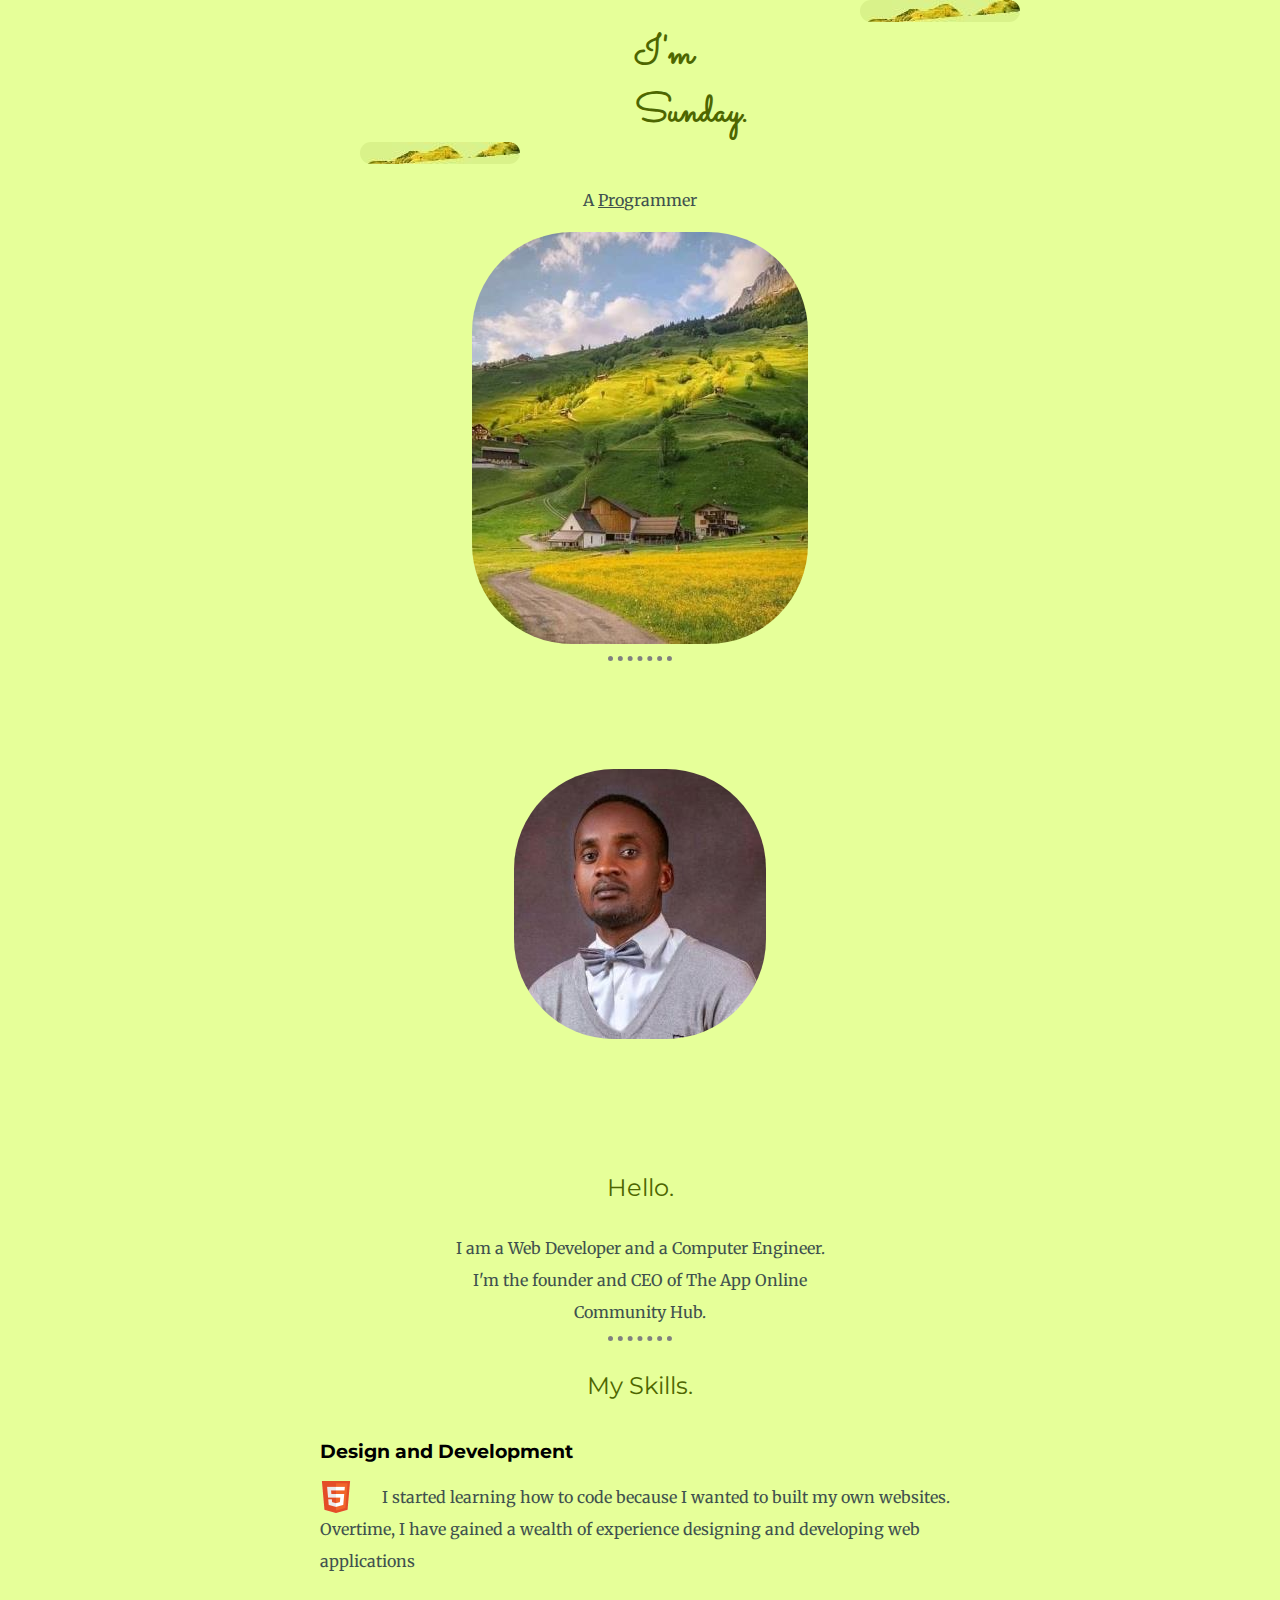
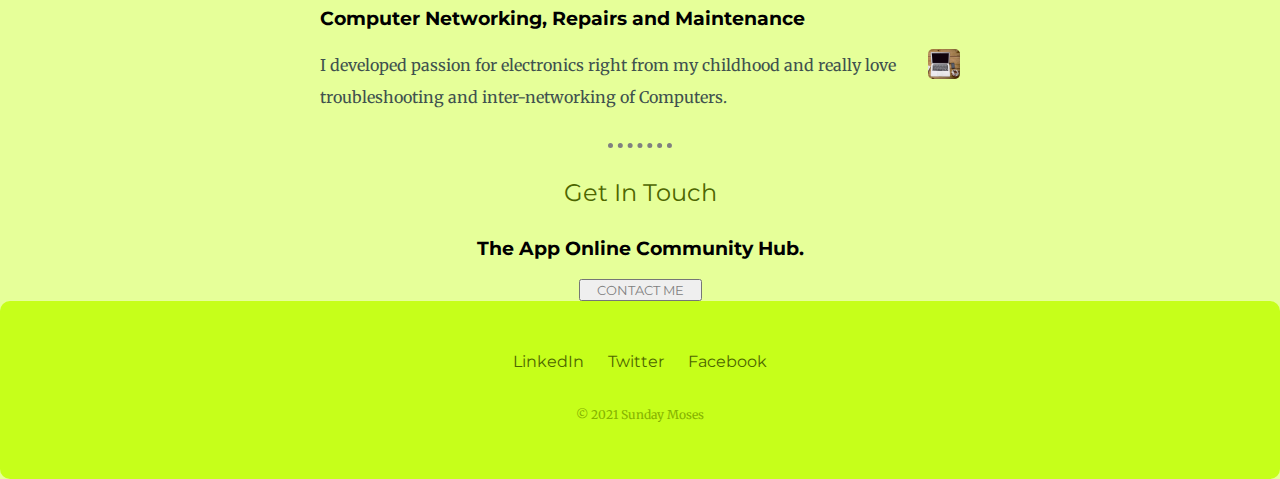
<file: index.html>
<!DOCTYPE html>
<html lang="en" dir="ltr">

<head>
  <meta charset="utf-8">
  <title>Sunday Moses</title>
  <link rel="stylesheet" href="css/styles.css">
  <link rel="icon" href="sun.ico">
  <link rel="stylesheet" href="https://fonts.googleapis.com/css?family=Merriweather|Montserrat|Sacramento">
</head>

<body>
  <div class="top-up-container">
    <img class="image-up" src="images/top-up.jpg" alt="top-up">
    <h1>I'm Sunday.</h1>
  <div class="top-down-container">
      <img class="image-down" src="images/top-down.jpg" alt="top-down">
    <p>A <span class="Pro">Pro</span>grammer</p>
    <div class="main-image-container">
      <img class="main-image" src="images/main.jpg" alt="main-image">
    </div>

  </div>
  </div>
  <hr>
  <div class="middle-section">
    <div class="profile">
      <img class="pp" src="images/pp.jpg" alt="profile-picture">
      <h2>Hello.</h2>
      <p class="bio">I am  a Web Developer and a Computer Engineer. I'm the founder and CEO of The App Online Community Hub.  </p>
    </div>
    <hr>
    <div class="Skills.">
      <h2>My Skills.</h2>
      <div class="skill-row">
        <h3>Design and Development</h3>
        <img class="html5img" src="images/html5.gif" alt="html5">
          <p>I started learning how to code because I wanted to built my own websites. Overtime, I have gained a wealth of experience designing and developing web applications </p>
      </div>
      <div class="skill-row">
          <h3>Computer Networking, Repairs and Maintenance</h3>
        <img class="workplace" src="images/workplace.jpg" alt="workplace">
        <p> I developed passion for electronics right from my childhood and really love troubleshooting and inter-networking of Computers.</p>
      </div>
    </div>
    <hr>
    <div class="contact-me">
      <h2>Get In Touch</h2>
      <h3>The App Online Community Hub.</h3>
      <p></p>
      <button type="button" name="button"><a class="btn"  href="mailto:sunday.moses47@gmail.com">CONTACT ME</a></button>

    </div>
  </div>

<div class="bottom-section">
  <a class="footer-link" href="https://www.linkedin.com/">LinkedIn</a>
  <a class="footer-link" href="https://www.twitter.com/">Twitter</a>
  <a class="footer-link" href="https://www.facebook.com/">Facebook</a>
  <p class="copyright">© 2021 Sunday Moses</p>

</div>
</body>

</html>
</file>
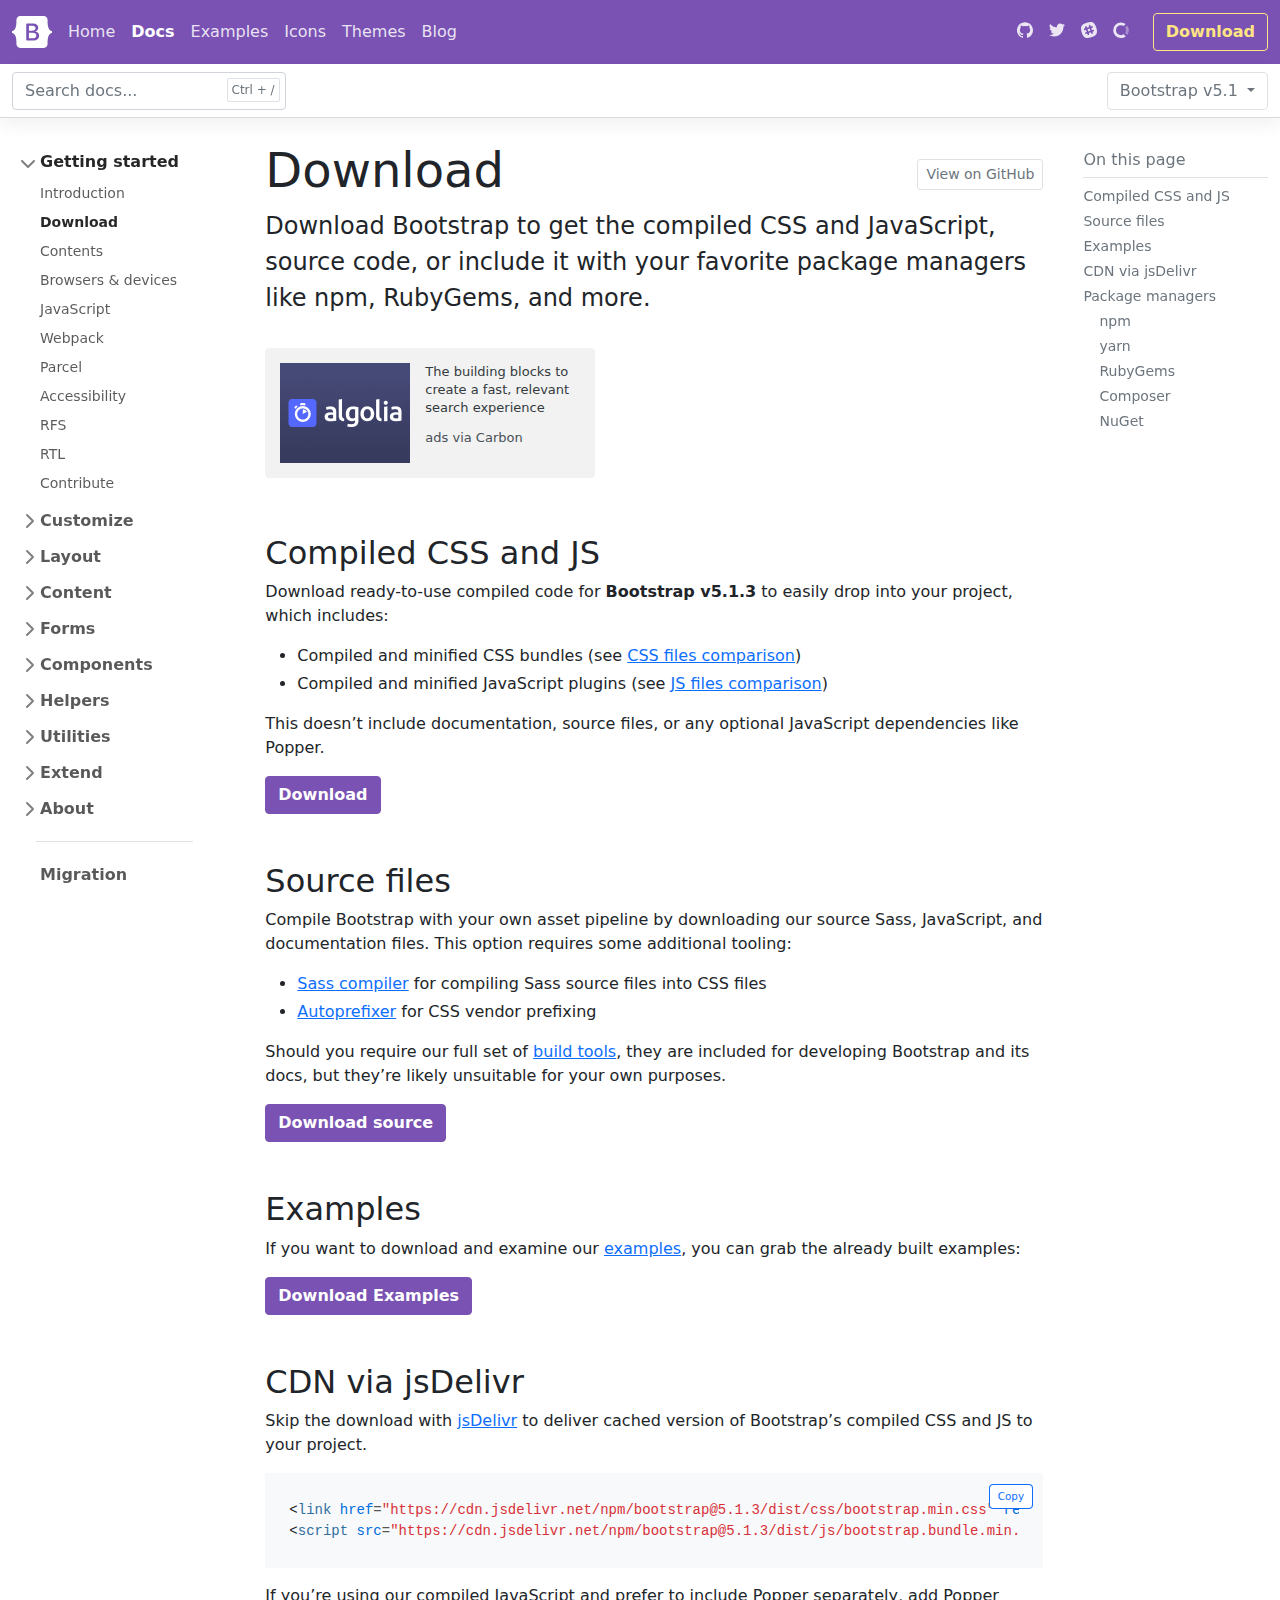
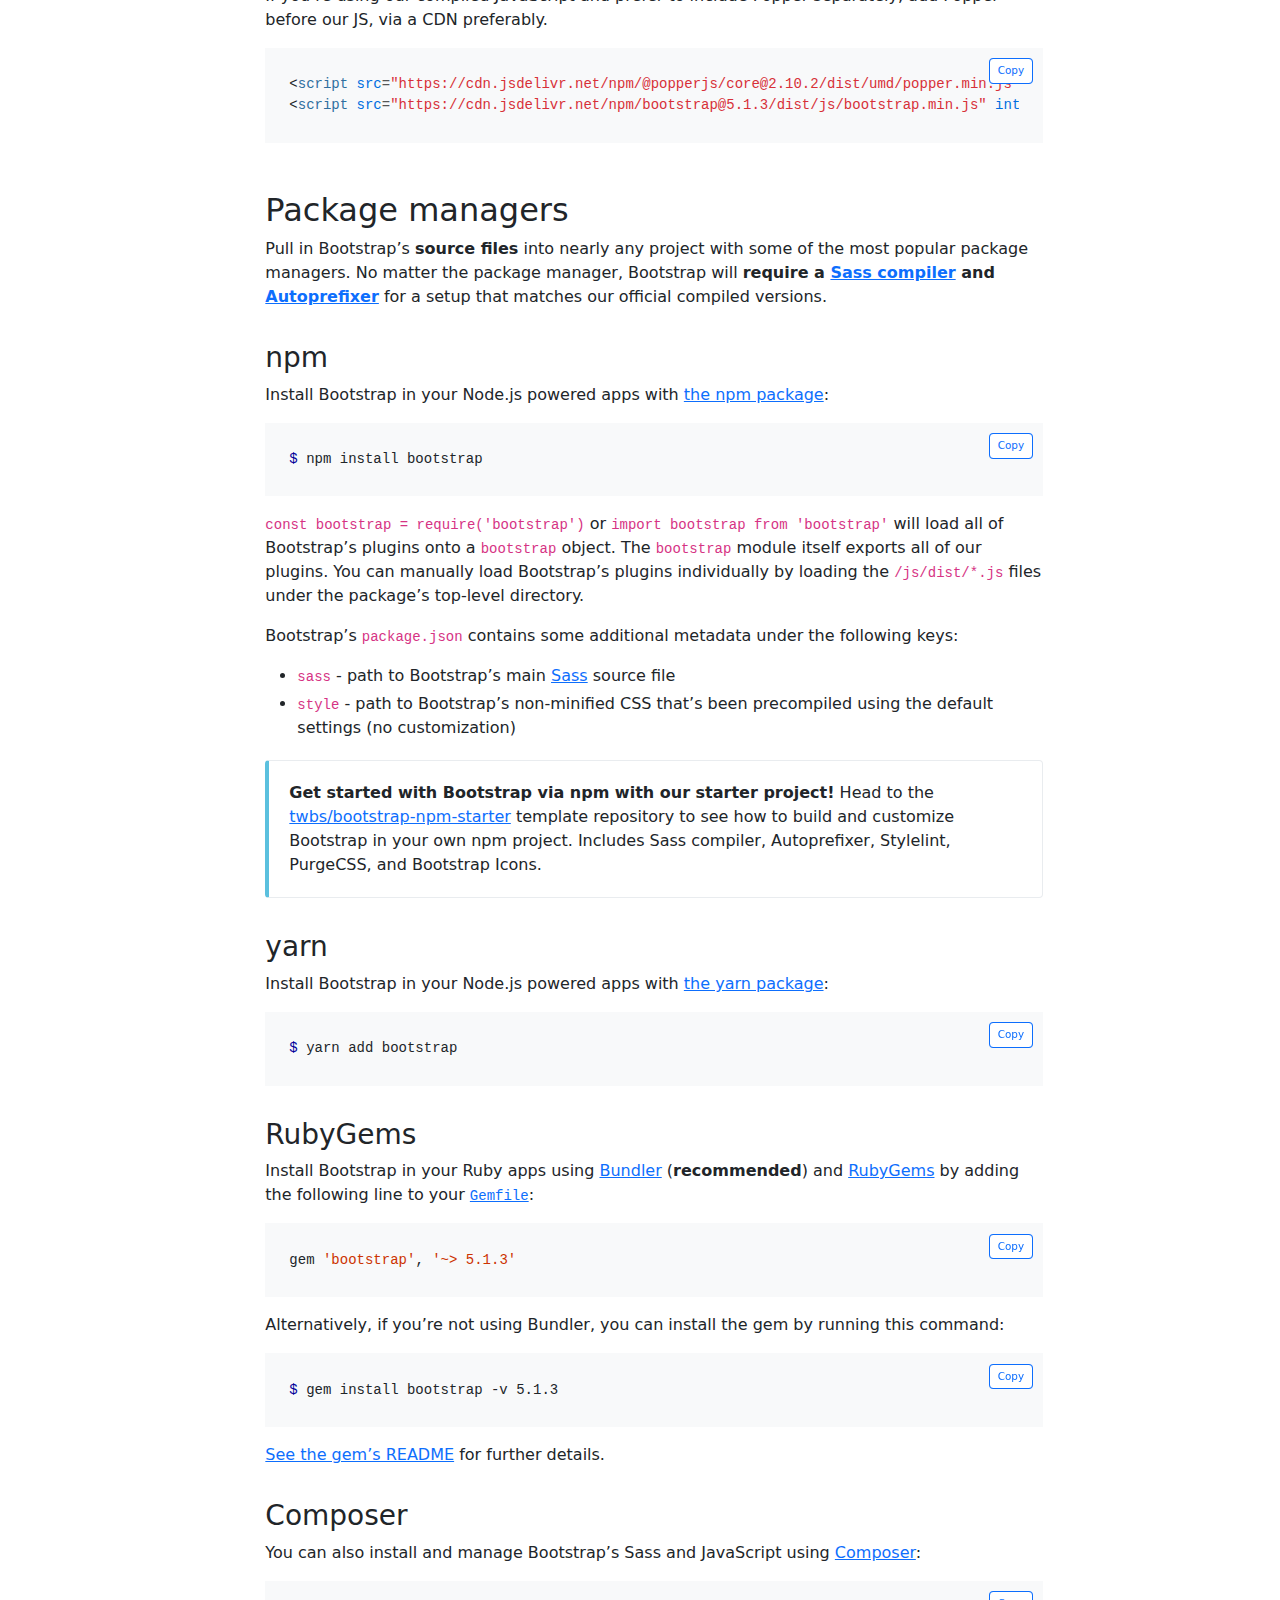
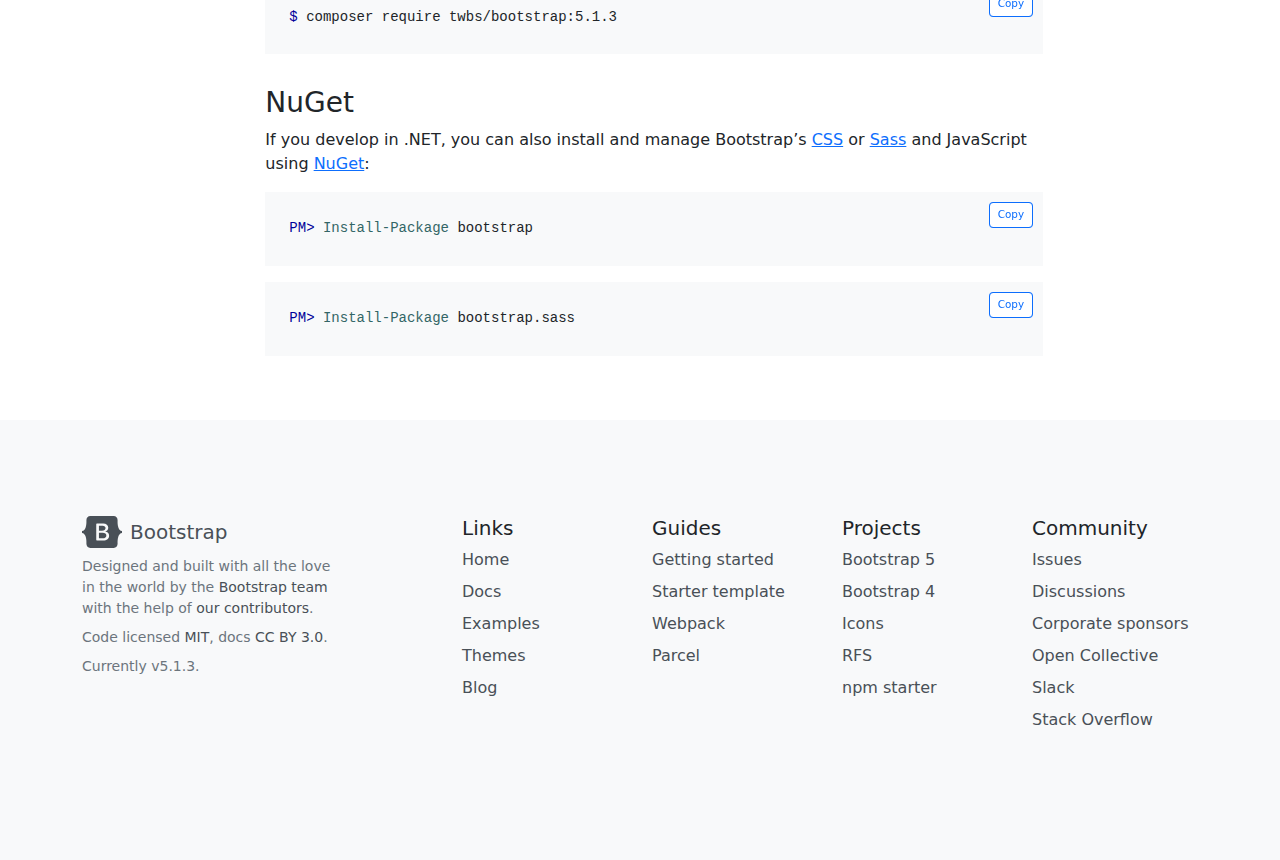
<file: images/Download · Bootstrap v5.1.html>
<!DOCTYPE html>
<!-- saved from url=(0059)https://getbootstrap.com/docs/5.1/getting-started/download/ -->
<html lang="en"><head><meta http-equiv="Content-Type" content="text/html; charset=UTF-8">
    
<meta name="viewport" content="width=device-width, initial-scale=1">
<meta name="description" content="Download Bootstrap to get the compiled CSS and JavaScript, source code, or include it with your favorite package managers like npm, RubyGems, and more.">
<meta name="author" content="Mark Otto, Jacob Thornton, and Bootstrap contributors">
<meta name="generator" content="Hugo 0.88.1">

<meta name="docsearch:language" content="en">
<meta name="docsearch:version" content="5.1">

<title>Download · Bootstrap v5.1</title>

<link rel="canonical" href="https://getbootstrap.com/docs/5.1/getting-started/download/">



<!-- Bootstrap core CSS -->
<style class="anchorjs"></style><link href="./Download · Bootstrap v5.1_files/bootstrap.min.css" rel="stylesheet" integrity="sha384-1BmE4kWBq78iYhFldvKuhfTAU6auU8tT94WrHftjDbrCEXSU1oBoqyl2QvZ6jIW3" crossorigin="anonymous">

<link href="./Download · Bootstrap v5.1_files/docs.css" rel="stylesheet">

<!-- Favicons -->
<link rel="apple-touch-icon" href="https://getbootstrap.com/docs/5.1/assets/img/favicons/apple-touch-icon.png" sizes="180x180">
<link rel="icon" href="https://getbootstrap.com/docs/5.1/assets/img/favicons/favicon-32x32.png" sizes="32x32" type="image/png">
<link rel="icon" href="https://getbootstrap.com/docs/5.1/assets/img/favicons/favicon-16x16.png" sizes="16x16" type="image/png">
<link rel="manifest" href="https://getbootstrap.com/docs/5.1/assets/img/favicons/manifest.json">
<link rel="mask-icon" href="https://getbootstrap.com/docs/5.1/assets/img/favicons/safari-pinned-tab.svg" color="#7952b3">
<link rel="icon" href="https://getbootstrap.com/docs/5.1/assets/img/favicons/favicon.ico">
<meta name="theme-color" content="#7952b3">

<!-- Twitter -->
<meta name="twitter:card" content="summary">
<meta name="twitter:site" content="@getbootstrap">
<meta name="twitter:creator" content="@getbootstrap">
<meta name="twitter:title" content="Download">
<meta name="twitter:description" content="Download Bootstrap to get the compiled CSS and JavaScript, source code, or include it with your favorite package managers like npm, RubyGems, and more.">
<meta name="twitter:image" content="https://getbootstrap.com/docs/5.1/assets/brand/bootstrap-social.png">

<!-- Facebook -->
<meta property="og:url" content="https://getbootstrap.com/docs/5.1/getting-started/download/">
<meta property="og:title" content="Download">
<meta property="og:description" content="Download Bootstrap to get the compiled CSS and JavaScript, source code, or include it with your favorite package managers like npm, RubyGems, and more.">
<meta property="og:type" content="article">
<meta property="og:image" content="https://getbootstrap.com/docs/5.1/assets/brand/bootstrap-social.png">
<meta property="og:image:type" content="image/png">
<meta property="og:image:width" content="1000">
<meta property="og:image:height" content="500">

<script>
  window.ga=window.ga||function(){(ga.q=ga.q||[]).push(arguments)};ga.l=+new Date;
  ga('create', 'UA-146052-10', 'getbootstrap.com');
  ga('set', 'anonymizeIp', true);
  ga('send', 'pageview');
</script>
<script async="" src="./Download · Bootstrap v5.1_files/analytics.js.download"></script>


  <script id="_carbonads_projs" type="text/javascript" src="./Download · Bootstrap v5.1_files/CKYIKKJL.json"></script></head>
  <body>
    <div class="skippy visually-hidden-focusable overflow-hidden">
  <div class="container-xl">
    <a class="d-inline-flex p-2 m-1" href="https://getbootstrap.com/docs/5.1/getting-started/download/#content">Skip to main content</a>
    <a class="d-none d-md-inline-flex p-2 m-1" href="https://getbootstrap.com/docs/5.1/getting-started/download/#bd-docs-nav">Skip to docs navigation</a>
  </div>
</div>


    <header class="navbar navbar-expand-md navbar-dark bd-navbar">
  <nav class="container-xxl flex-wrap flex-md-nowrap" aria-label="Main navigation">
    <a class="navbar-brand p-0 me-2" href="https://getbootstrap.com/" aria-label="Bootstrap">
      <svg xmlns="http://www.w3.org/2000/svg" width="40" height="32" class="d-block my-1" viewBox="0 0 118 94" role="img"><title>Bootstrap</title><path fill-rule="evenodd" clip-rule="evenodd" d="M24.509 0c-6.733 0-11.715 5.893-11.492 12.284.214 6.14-.064 14.092-2.066 20.577C8.943 39.365 5.547 43.485 0 44.014v5.972c5.547.529 8.943 4.649 10.951 11.153 2.002 6.485 2.28 14.437 2.066 20.577C12.794 88.106 17.776 94 24.51 94H93.5c6.733 0 11.714-5.893 11.491-12.284-.214-6.14.064-14.092 2.066-20.577 2.009-6.504 5.396-10.624 10.943-11.153v-5.972c-5.547-.529-8.934-4.649-10.943-11.153-2.002-6.484-2.28-14.437-2.066-20.577C105.214 5.894 100.233 0 93.5 0H24.508zM80 57.863C80 66.663 73.436 72 62.543 72H44a2 2 0 01-2-2V24a2 2 0 012-2h18.437c9.083 0 15.044 4.92 15.044 12.474 0 5.302-4.01 10.049-9.119 10.88v.277C75.317 46.394 80 51.21 80 57.863zM60.521 28.34H49.948v14.934h8.905c6.884 0 10.68-2.772 10.68-7.727 0-4.643-3.264-7.207-9.012-7.207zM49.948 49.2v16.458H60.91c7.167 0 10.964-2.876 10.964-8.281 0-5.406-3.903-8.178-11.425-8.178H49.948z" fill="currentColor"></path></svg>
    </a>

    <button class="navbar-toggler" type="button" data-bs-toggle="collapse" data-bs-target="#bdNavbar" aria-controls="bdNavbar" aria-expanded="false" aria-label="Toggle navigation">
      <svg xmlns="http://www.w3.org/2000/svg" width="32" height="32" class="bi" fill="currentColor" viewBox="0 0 16 16">
  <path fill-rule="evenodd" d="M2.5 11.5A.5.5 0 0 1 3 11h10a.5.5 0 0 1 0 1H3a.5.5 0 0 1-.5-.5zm0-4A.5.5 0 0 1 3 7h10a.5.5 0 0 1 0 1H3a.5.5 0 0 1-.5-.5zm0-4A.5.5 0 0 1 3 3h10a.5.5 0 0 1 0 1H3a.5.5 0 0 1-.5-.5z"></path>
</svg>

    </button>

    <div class="collapse navbar-collapse" id="bdNavbar">
      <ul class="navbar-nav flex-row flex-wrap bd-navbar-nav pt-2 py-md-0">
        <li class="nav-item col-6 col-md-auto">
          <a class="nav-link p-2" href="https://getbootstrap.com/" onclick="ga(&#39;send&#39;, &#39;event&#39;, &#39;Navbar&#39;, &#39;Community links&#39;, &#39;Bootstrap&#39;);">Home</a>
        </li>
        <li class="nav-item col-6 col-md-auto">
          <a class="nav-link p-2 active" aria-current="true" href="https://getbootstrap.com/docs/5.1/getting-started/introduction/" onclick="ga(&#39;send&#39;, &#39;event&#39;, &#39;Navbar&#39;, &#39;Community links&#39;, &#39;Docs&#39;);">Docs</a>
        </li>
        <li class="nav-item col-6 col-md-auto">
          <a class="nav-link p-2" href="https://getbootstrap.com/docs/5.1/examples/" onclick="ga(&#39;send&#39;, &#39;event&#39;, &#39;Navbar&#39;, &#39;Community links&#39;, &#39;Examples&#39;);">Examples</a>
        </li>
        <li class="nav-item col-6 col-md-auto">
          <a class="nav-link p-2" href="https://icons.getbootstrap.com/" onclick="ga(&#39;send&#39;, &#39;event&#39;, &#39;Navbar&#39;, &#39;Community links&#39;, &#39;Icons&#39;);" target="_blank" rel="noopener">Icons</a>
        </li>
        <li class="nav-item col-6 col-md-auto">
          <a class="nav-link p-2" href="https://themes.getbootstrap.com/" onclick="ga(&#39;send&#39;, &#39;event&#39;, &#39;Navbar&#39;, &#39;Community links&#39;, &#39;Themes&#39;);" target="_blank" rel="noopener">Themes</a>
        </li>
        <li class="nav-item col-6 col-md-auto">
          <a class="nav-link p-2" href="https://blog.getbootstrap.com/" onclick="ga(&#39;send&#39;, &#39;event&#39;, &#39;Navbar&#39;, &#39;Community links&#39;, &#39;Blog&#39;);" target="_blank" rel="noopener">Blog</a>
        </li>
      </ul>

      <hr class="d-md-none text-white-50">

      <ul class="navbar-nav flex-row flex-wrap ms-md-auto">
        <li class="nav-item col-6 col-md-auto">
          <a class="nav-link p-2" href="https://github.com/twbs" target="_blank" rel="noopener">
            <svg xmlns="http://www.w3.org/2000/svg" width="36" height="36" class="navbar-nav-svg d-inline-block align-text-top" viewBox="0 0 512 499.36" role="img"><title>GitHub</title><path fill="currentColor" fill-rule="evenodd" d="M256 0C114.64 0 0 114.61 0 256c0 113.09 73.34 209 175.08 242.9 12.8 2.35 17.47-5.56 17.47-12.34 0-6.08-.22-22.18-.35-43.54-71.2 15.49-86.2-34.34-86.2-34.34-11.64-29.57-28.42-37.45-28.42-37.45-23.27-15.84 1.73-15.55 1.73-15.55 25.69 1.81 39.21 26.38 39.21 26.38 22.84 39.12 59.92 27.82 74.5 21.27 2.33-16.54 8.94-27.82 16.25-34.22-56.84-6.43-116.6-28.43-116.6-126.49 0-27.95 10-50.8 26.35-68.69-2.63-6.48-11.42-32.5 2.51-67.75 0 0 21.49-6.88 70.4 26.24a242.65 242.65 0 0 1 128.18 0c48.87-33.13 70.33-26.24 70.33-26.24 14 35.25 5.18 61.27 2.55 67.75 16.41 17.9 26.31 40.75 26.31 68.69 0 98.35-59.85 120-116.88 126.32 9.19 7.9 17.38 23.53 17.38 47.41 0 34.22-.31 61.83-.31 70.23 0 6.85 4.61 14.81 17.6 12.31C438.72 464.97 512 369.08 512 256.02 512 114.62 397.37 0 256 0z"></path></svg>
            <small class="d-md-none ms-2">GitHub</small>
          </a>
        </li>
        <li class="nav-item col-6 col-md-auto">
          <a class="nav-link p-2" href="https://twitter.com/getbootstrap" target="_blank" rel="noopener">
            <svg xmlns="http://www.w3.org/2000/svg" width="36" height="36" class="navbar-nav-svg d-inline-block align-text-top" viewBox="0 0 512 416.32" role="img"><title>Twitter</title><path fill="currentColor" d="M160.83 416.32c193.2 0 298.92-160.22 298.92-298.92 0-4.51 0-9-.2-13.52A214 214 0 0 0 512 49.38a212.93 212.93 0 0 1-60.44 16.6 105.7 105.7 0 0 0 46.3-58.19 209 209 0 0 1-66.79 25.37 105.09 105.09 0 0 0-181.73 71.91 116.12 116.12 0 0 0 2.66 24c-87.28-4.3-164.73-46.3-216.56-109.82A105.48 105.48 0 0 0 68 159.6a106.27 106.27 0 0 1-47.53-13.11v1.43a105.28 105.28 0 0 0 84.21 103.06 105.67 105.67 0 0 1-47.33 1.84 105.06 105.06 0 0 0 98.14 72.94A210.72 210.72 0 0 1 25 370.84a202.17 202.17 0 0 1-25-1.43 298.85 298.85 0 0 0 160.83 46.92"></path></svg>
            <small class="d-md-none ms-2">Twitter</small>
          </a>
        </li>
        <li class="nav-item col-6 col-md-auto">
          <a class="nav-link p-2" href="https://bootstrap-slack.herokuapp.com/" target="_blank" rel="noopener">
            <svg xmlns="http://www.w3.org/2000/svg" width="36" height="36" class="navbar-nav-svg d-inline-block align-text-top" viewBox="0 0 512 512" role="img"><title>Slack</title><path fill="currentColor" d="M210.787 234.832l68.31-22.883 22.1 65.977-68.309 22.882z"></path><path fill="currentColor" d="M490.54 185.6C437.7 9.59 361.6-31.34 185.6 21.46S-31.3 150.4 21.46 326.4 150.4 543.3 326.4 490.54 543.34 361.6 490.54 185.6zM401.7 299.8l-33.15 11.05 11.46 34.38c4.5 13.92-2.87 29.06-16.78 33.56-2.87.82-6.14 1.64-9 1.23a27.32 27.32 0 0 1-24.56-18l-11.46-34.38-68.36 22.92 11.46 34.38c4.5 13.92-2.87 29.06-16.78 33.56-2.87.82-6.14 1.64-9 1.23a27.32 27.32 0 0 1-24.56-18l-11.46-34.43-33.15 11.05c-2.87.82-6.14 1.64-9 1.23a27.32 27.32 0 0 1-24.56-18c-4.5-13.92 2.87-29.06 16.78-33.56l33.12-11.03-22.1-65.9-33.15 11.05c-2.87.82-6.14 1.64-9 1.23a27.32 27.32 0 0 1-24.56-18c-4.48-13.93 2.89-29.07 16.81-33.58l33.15-11.05-11.46-34.38c-4.5-13.92 2.87-29.06 16.78-33.56s29.06 2.87 33.56 16.78l11.46 34.38 68.36-22.92-11.46-34.38c-4.5-13.92 2.87-29.06 16.78-33.56s29.06 2.87 33.56 16.78l11.47 34.42 33.15-11.05c13.92-4.5 29.06 2.87 33.56 16.78s-2.87 29.06-16.78 33.56L329.7 194.6l22.1 65.9 33.15-11.05c13.92-4.5 29.06 2.87 33.56 16.78s-2.88 29.07-16.81 33.57z"></path></svg>
            <small class="d-md-none ms-2">Slack</small>
          </a>
        </li>
        <li class="nav-item col-6 col-md-auto">
          <a class="nav-link p-2" href="https://opencollective.com/bootstrap" target="_blank" rel="noopener">
            <svg xmlns="http://www.w3.org/2000/svg" width="36" height="36" fill="currentColor" fill-rule="evenodd" class="navbar-nav-svg d-inline-block align-text-top" viewBox="0 0 40 41" role="img"><title>Open Collective</title><path fill-opacity=".4" d="M32.8 21c0 2.4-.8 4.9-2 6.9l5.1 5.1c2.5-3.4 4.1-7.6 4.1-12 0-4.6-1.6-8.8-4-12.2L30.7 14c1.2 2 2 4.3 2 7z"></path><path d="M20 33.7a12.8 12.8 0 0 1 0-25.6c2.6 0 5 .7 7 2.1L32 5a20 20 0 1 0 .1 31.9l-5-5.2a13 13 0 0 1-7 2z"></path></svg>
            <small class="d-md-none ms-2">Open Collective</small>
          </a>
        </li>
      </ul>

      <a class="btn btn-bd-download d-lg-inline-block my-2 my-md-0 ms-md-3" href="https://getbootstrap.com/docs/5.1/getting-started/download/">Download</a>
    </div>
  </nav>
</header>


    
  <nav class="bd-subnavbar py-2" aria-label="Secondary navigation">
  <div class="container-xxl d-flex align-items-md-center">
    <form class="bd-search position-relative me-auto">
      <span class="algolia-autocomplete" style="position: relative; display: inline-block; direction: ltr;"><input type="search" class="form-control ds-input" id="search-input" placeholder="Search docs..." aria-label="Search docs for..." autocomplete="off" data-bd-docs-version="5.1" spellcheck="false" role="combobox" aria-autocomplete="list" aria-expanded="false" aria-owns="algolia-autocomplete-listbox-0" dir="auto" style="position: relative; vertical-align: top;"><pre aria-hidden="true" style="position: absolute; visibility: hidden; white-space: pre; font-family: system-ui, -apple-system, &quot;Segoe UI&quot;, Roboto, &quot;Helvetica Neue&quot;, Arial, &quot;Noto Sans&quot;, &quot;Liberation Sans&quot;, sans-serif, &quot;Apple Color Emoji&quot;, &quot;Segoe UI Emoji&quot;, &quot;Segoe UI Symbol&quot;, &quot;Noto Color Emoji&quot;; font-size: 16px; font-style: normal; font-variant: normal; font-weight: 400; word-spacing: 0px; letter-spacing: normal; text-indent: 0px; text-rendering: auto; text-transform: none;"></pre><span class="ds-dropdown-menu" role="listbox" id="algolia-autocomplete-listbox-0" style="position: absolute; top: 100%; z-index: 100; display: none; left: 0px; right: auto;"><div class="ds-dataset-1"></div></span></span>
    </form>

    <div class="dropdown ms-3">
  <button class="btn btn-bd-light dropdown-toggle" id="bd-versions" data-bs-toggle="dropdown" aria-expanded="false" data-bs-display="static">
    <span class="d-none d-lg-inline">Bootstrap</span> v5.1
  </button>
  <ul class="dropdown-menu dropdown-menu-end" aria-labelledby="bd-versions">
    <li><a class="dropdown-item current" aria-current="true" href="https://getbootstrap.com/docs/5.1/">Latest (5.1.x)</a></li>
    <li><hr class="dropdown-divider"></li>
    <li><a class="dropdown-item" href="https://getbootstrap.com/docs/4.6/">v4.6.x</a></li>
    <li><a class="dropdown-item" href="https://getbootstrap.com/docs/3.4/">v3.4.1</a></li>
    <li><a class="dropdown-item" href="https://getbootstrap.com/2.3.2/">v2.3.2</a></li>
    <li><hr class="dropdown-divider"></li>
    <li><a class="dropdown-item" href="https://getbootstrap.com/docs/versions/">All versions</a></li>
  </ul>
</div>


    <button class="btn bd-sidebar-toggle d-md-none py-0 px-1 ms-3 order-3 collapsed" type="button" data-bs-toggle="collapse" data-bs-target="#bd-docs-nav" aria-controls="bd-docs-nav" aria-expanded="false" aria-label="Toggle docs navigation">
      <svg xmlns="http://www.w3.org/2000/svg" width="24" height="24" class="bi bi-expand" fill="currentColor" viewBox="0 0 16 16">
  <title>Expand</title>
  <path fill-rule="evenodd" d="M1 8a.5.5 0 0 1 .5-.5h13a.5.5 0 0 1 0 1h-13A.5.5 0 0 1 1 8zM7.646.146a.5.5 0 0 1 .708 0l2 2a.5.5 0 0 1-.708.708L8.5 1.707V5.5a.5.5 0 0 1-1 0V1.707L6.354 2.854a.5.5 0 1 1-.708-.708l2-2zM8 10a.5.5 0 0 1 .5.5v3.793l1.146-1.147a.5.5 0 0 1 .708.708l-2 2a.5.5 0 0 1-.708 0l-2-2a.5.5 0 0 1 .708-.708L7.5 14.293V10.5A.5.5 0 0 1 8 10z"></path>
</svg>

      <svg xmlns="http://www.w3.org/2000/svg" width="24" height="24" class="bi bi-collapse" fill="currentColor" viewBox="0 0 16 16">
  <title>Collapse</title>
  <path fill-rule="evenodd" d="M1 8a.5.5 0 0 1 .5-.5h13a.5.5 0 0 1 0 1h-13A.5.5 0 0 1 1 8zm7-8a.5.5 0 0 1 .5.5v3.793l1.146-1.147a.5.5 0 0 1 .708.708l-2 2a.5.5 0 0 1-.708 0l-2-2a.5.5 0 1 1 .708-.708L7.5 4.293V.5A.5.5 0 0 1 8 0zm-.5 11.707l-1.146 1.147a.5.5 0 0 1-.708-.708l2-2a.5.5 0 0 1 .708 0l2 2a.5.5 0 0 1-.708.708L8.5 11.707V15.5a.5.5 0 0 1-1 0v-3.793z"></path>
</svg>

    </button>
  </div>
</nav>


  <div class="container-xxl my-md-4 bd-layout">
    <aside class="bd-sidebar">
      <nav class="collapse bd-links" id="bd-docs-nav" aria-label="Docs navigation"><ul class="list-unstyled mb-0 py-3 pt-md-1">
      <li class="mb-1">
        <button class="btn d-inline-flex align-items-center rounded" data-bs-toggle="collapse" data-bs-target="#getting-started-collapse" aria-expanded="true" aria-current="true">
          Getting started
        </button>

        <div class="collapse show" id="getting-started-collapse">
          <ul class="list-unstyled fw-normal pb-1 small">
              <li><a href="https://getbootstrap.com/docs/5.1/getting-started/introduction/" class="d-inline-flex align-items-center rounded">Introduction</a></li>
              <li><a href="https://getbootstrap.com/docs/5.1/getting-started/download/" class="d-inline-flex align-items-center rounded active" aria-current="page">Download</a></li>
              <li><a href="https://getbootstrap.com/docs/5.1/getting-started/contents/" class="d-inline-flex align-items-center rounded">Contents</a></li>
              <li><a href="https://getbootstrap.com/docs/5.1/getting-started/browsers-devices/" class="d-inline-flex align-items-center rounded">Browsers &amp; devices</a></li>
              <li><a href="https://getbootstrap.com/docs/5.1/getting-started/javascript/" class="d-inline-flex align-items-center rounded">JavaScript</a></li>
              <li><a href="https://getbootstrap.com/docs/5.1/getting-started/webpack/" class="d-inline-flex align-items-center rounded">Webpack</a></li>
              <li><a href="https://getbootstrap.com/docs/5.1/getting-started/parcel/" class="d-inline-flex align-items-center rounded">Parcel</a></li>
              <li><a href="https://getbootstrap.com/docs/5.1/getting-started/accessibility/" class="d-inline-flex align-items-center rounded">Accessibility</a></li>
              <li><a href="https://getbootstrap.com/docs/5.1/getting-started/rfs/" class="d-inline-flex align-items-center rounded">RFS</a></li>
              <li><a href="https://getbootstrap.com/docs/5.1/getting-started/rtl/" class="d-inline-flex align-items-center rounded">RTL</a></li>
              <li><a href="https://getbootstrap.com/docs/5.1/getting-started/contribute/" class="d-inline-flex align-items-center rounded">Contribute</a></li>
          </ul>
        </div>
      </li>
      <li class="mb-1">
        <button class="btn d-inline-flex align-items-center rounded collapsed" data-bs-toggle="collapse" data-bs-target="#customize-collapse" aria-expanded="false">
          Customize
        </button>

        <div class="collapse" id="customize-collapse">
          <ul class="list-unstyled fw-normal pb-1 small">
              <li><a href="https://getbootstrap.com/docs/5.1/customize/overview/" class="d-inline-flex align-items-center rounded">Overview</a></li>
              <li><a href="https://getbootstrap.com/docs/5.1/customize/sass/" class="d-inline-flex align-items-center rounded">Sass</a></li>
              <li><a href="https://getbootstrap.com/docs/5.1/customize/options/" class="d-inline-flex align-items-center rounded">Options</a></li>
              <li><a href="https://getbootstrap.com/docs/5.1/customize/color/" class="d-inline-flex align-items-center rounded">Color</a></li>
              <li><a href="https://getbootstrap.com/docs/5.1/customize/components/" class="d-inline-flex align-items-center rounded">Components</a></li>
              <li><a href="https://getbootstrap.com/docs/5.1/customize/css-variables/" class="d-inline-flex align-items-center rounded">CSS variables</a></li>
              <li><a href="https://getbootstrap.com/docs/5.1/customize/optimize/" class="d-inline-flex align-items-center rounded">Optimize</a></li>
          </ul>
        </div>
      </li>
      <li class="mb-1">
        <button class="btn d-inline-flex align-items-center rounded collapsed" data-bs-toggle="collapse" data-bs-target="#layout-collapse" aria-expanded="false">
          Layout
        </button>

        <div class="collapse" id="layout-collapse">
          <ul class="list-unstyled fw-normal pb-1 small">
              <li><a href="https://getbootstrap.com/docs/5.1/layout/breakpoints/" class="d-inline-flex align-items-center rounded">Breakpoints</a></li>
              <li><a href="https://getbootstrap.com/docs/5.1/layout/containers/" class="d-inline-flex align-items-center rounded">Containers</a></li>
              <li><a href="https://getbootstrap.com/docs/5.1/layout/grid/" class="d-inline-flex align-items-center rounded">Grid</a></li>
              <li><a href="https://getbootstrap.com/docs/5.1/layout/columns/" class="d-inline-flex align-items-center rounded">Columns</a></li>
              <li><a href="https://getbootstrap.com/docs/5.1/layout/gutters/" class="d-inline-flex align-items-center rounded">Gutters</a></li>
              <li><a href="https://getbootstrap.com/docs/5.1/layout/utilities/" class="d-inline-flex align-items-center rounded">Utilities</a></li>
              <li><a href="https://getbootstrap.com/docs/5.1/layout/z-index/" class="d-inline-flex align-items-center rounded">Z-index</a></li>
              <li><a href="https://getbootstrap.com/docs/5.1/layout/css-grid/" class="d-inline-flex align-items-center rounded">CSS Grid</a></li>
          </ul>
        </div>
      </li>
      <li class="mb-1">
        <button class="btn d-inline-flex align-items-center rounded collapsed" data-bs-toggle="collapse" data-bs-target="#content-collapse" aria-expanded="false">
          Content
        </button>

        <div class="collapse" id="content-collapse">
          <ul class="list-unstyled fw-normal pb-1 small">
              <li><a href="https://getbootstrap.com/docs/5.1/content/reboot/" class="d-inline-flex align-items-center rounded">Reboot</a></li>
              <li><a href="https://getbootstrap.com/docs/5.1/content/typography/" class="d-inline-flex align-items-center rounded">Typography</a></li>
              <li><a href="https://getbootstrap.com/docs/5.1/content/images/" class="d-inline-flex align-items-center rounded">Images</a></li>
              <li><a href="https://getbootstrap.com/docs/5.1/content/tables/" class="d-inline-flex align-items-center rounded">Tables</a></li>
              <li><a href="https://getbootstrap.com/docs/5.1/content/figures/" class="d-inline-flex align-items-center rounded">Figures</a></li>
          </ul>
        </div>
      </li>
      <li class="mb-1">
        <button class="btn d-inline-flex align-items-center rounded collapsed" data-bs-toggle="collapse" data-bs-target="#forms-collapse" aria-expanded="false">
          Forms
        </button>

        <div class="collapse" id="forms-collapse">
          <ul class="list-unstyled fw-normal pb-1 small">
              <li><a href="https://getbootstrap.com/docs/5.1/forms/overview/" class="d-inline-flex align-items-center rounded">Overview</a></li>
              <li><a href="https://getbootstrap.com/docs/5.1/forms/form-control/" class="d-inline-flex align-items-center rounded">Form control</a></li>
              <li><a href="https://getbootstrap.com/docs/5.1/forms/select/" class="d-inline-flex align-items-center rounded">Select</a></li>
              <li><a href="https://getbootstrap.com/docs/5.1/forms/checks-radios/" class="d-inline-flex align-items-center rounded">Checks &amp; radios</a></li>
              <li><a href="https://getbootstrap.com/docs/5.1/forms/range/" class="d-inline-flex align-items-center rounded">Range</a></li>
              <li><a href="https://getbootstrap.com/docs/5.1/forms/input-group/" class="d-inline-flex align-items-center rounded">Input group</a></li>
              <li><a href="https://getbootstrap.com/docs/5.1/forms/floating-labels/" class="d-inline-flex align-items-center rounded">Floating labels</a></li>
              <li><a href="https://getbootstrap.com/docs/5.1/forms/layout/" class="d-inline-flex align-items-center rounded">Layout</a></li>
              <li><a href="https://getbootstrap.com/docs/5.1/forms/validation/" class="d-inline-flex align-items-center rounded">Validation</a></li>
          </ul>
        </div>
      </li>
      <li class="mb-1">
        <button class="btn d-inline-flex align-items-center rounded collapsed" data-bs-toggle="collapse" data-bs-target="#components-collapse" aria-expanded="false">
          Components
        </button>

        <div class="collapse" id="components-collapse">
          <ul class="list-unstyled fw-normal pb-1 small">
              <li><a href="https://getbootstrap.com/docs/5.1/components/accordion/" class="d-inline-flex align-items-center rounded">Accordion</a></li>
              <li><a href="https://getbootstrap.com/docs/5.1/components/alerts/" class="d-inline-flex align-items-center rounded">Alerts</a></li>
              <li><a href="https://getbootstrap.com/docs/5.1/components/badge/" class="d-inline-flex align-items-center rounded">Badge</a></li>
              <li><a href="https://getbootstrap.com/docs/5.1/components/breadcrumb/" class="d-inline-flex align-items-center rounded">Breadcrumb</a></li>
              <li><a href="https://getbootstrap.com/docs/5.1/components/buttons/" class="d-inline-flex align-items-center rounded">Buttons</a></li>
              <li><a href="https://getbootstrap.com/docs/5.1/components/button-group/" class="d-inline-flex align-items-center rounded">Button group</a></li>
              <li><a href="https://getbootstrap.com/docs/5.1/components/card/" class="d-inline-flex align-items-center rounded">Card</a></li>
              <li><a href="https://getbootstrap.com/docs/5.1/components/carousel/" class="d-inline-flex align-items-center rounded">Carousel</a></li>
              <li><a href="https://getbootstrap.com/docs/5.1/components/close-button/" class="d-inline-flex align-items-center rounded">Close button</a></li>
              <li><a href="https://getbootstrap.com/docs/5.1/components/collapse/" class="d-inline-flex align-items-center rounded">Collapse</a></li>
              <li><a href="https://getbootstrap.com/docs/5.1/components/dropdowns/" class="d-inline-flex align-items-center rounded">Dropdowns</a></li>
              <li><a href="https://getbootstrap.com/docs/5.1/components/list-group/" class="d-inline-flex align-items-center rounded">List group</a></li>
              <li><a href="https://getbootstrap.com/docs/5.1/components/modal/" class="d-inline-flex align-items-center rounded">Modal</a></li>
              <li><a href="https://getbootstrap.com/docs/5.1/components/navs-tabs/" class="d-inline-flex align-items-center rounded">Navs &amp; tabs</a></li>
              <li><a href="https://getbootstrap.com/docs/5.1/components/navbar/" class="d-inline-flex align-items-center rounded">Navbar</a></li>
              <li><a href="https://getbootstrap.com/docs/5.1/components/offcanvas/" class="d-inline-flex align-items-center rounded">Offcanvas</a></li>
              <li><a href="https://getbootstrap.com/docs/5.1/components/pagination/" class="d-inline-flex align-items-center rounded">Pagination</a></li>
              <li><a href="https://getbootstrap.com/docs/5.1/components/placeholders/" class="d-inline-flex align-items-center rounded">Placeholders</a></li>
              <li><a href="https://getbootstrap.com/docs/5.1/components/popovers/" class="d-inline-flex align-items-center rounded">Popovers</a></li>
              <li><a href="https://getbootstrap.com/docs/5.1/components/progress/" class="d-inline-flex align-items-center rounded">Progress</a></li>
              <li><a href="https://getbootstrap.com/docs/5.1/components/scrollspy/" class="d-inline-flex align-items-center rounded">Scrollspy</a></li>
              <li><a href="https://getbootstrap.com/docs/5.1/components/spinners/" class="d-inline-flex align-items-center rounded">Spinners</a></li>
              <li><a href="https://getbootstrap.com/docs/5.1/components/toasts/" class="d-inline-flex align-items-center rounded">Toasts</a></li>
              <li><a href="https://getbootstrap.com/docs/5.1/components/tooltips/" class="d-inline-flex align-items-center rounded">Tooltips</a></li>
          </ul>
        </div>
      </li>
      <li class="mb-1">
        <button class="btn d-inline-flex align-items-center rounded collapsed" data-bs-toggle="collapse" data-bs-target="#helpers-collapse" aria-expanded="false">
          Helpers
        </button>

        <div class="collapse" id="helpers-collapse">
          <ul class="list-unstyled fw-normal pb-1 small">
              <li><a href="https://getbootstrap.com/docs/5.1/helpers/clearfix/" class="d-inline-flex align-items-center rounded">Clearfix</a></li>
              <li><a href="https://getbootstrap.com/docs/5.1/helpers/colored-links/" class="d-inline-flex align-items-center rounded">Colored links</a></li>
              <li><a href="https://getbootstrap.com/docs/5.1/helpers/ratio/" class="d-inline-flex align-items-center rounded">Ratio</a></li>
              <li><a href="https://getbootstrap.com/docs/5.1/helpers/position/" class="d-inline-flex align-items-center rounded">Position</a></li>
              <li><a href="https://getbootstrap.com/docs/5.1/helpers/stacks/" class="d-inline-flex align-items-center rounded">Stacks</a></li>
              <li><a href="https://getbootstrap.com/docs/5.1/helpers/visually-hidden/" class="d-inline-flex align-items-center rounded">Visually hidden</a></li>
              <li><a href="https://getbootstrap.com/docs/5.1/helpers/stretched-link/" class="d-inline-flex align-items-center rounded">Stretched link</a></li>
              <li><a href="https://getbootstrap.com/docs/5.1/helpers/text-truncation/" class="d-inline-flex align-items-center rounded">Text truncation</a></li>
              <li><a href="https://getbootstrap.com/docs/5.1/helpers/vertical-rule/" class="d-inline-flex align-items-center rounded">Vertical rule</a></li>
          </ul>
        </div>
      </li>
      <li class="mb-1">
        <button class="btn d-inline-flex align-items-center rounded collapsed" data-bs-toggle="collapse" data-bs-target="#utilities-collapse" aria-expanded="false">
          Utilities
        </button>

        <div class="collapse" id="utilities-collapse">
          <ul class="list-unstyled fw-normal pb-1 small">
              <li><a href="https://getbootstrap.com/docs/5.1/utilities/api/" class="d-inline-flex align-items-center rounded">API</a></li>
              <li><a href="https://getbootstrap.com/docs/5.1/utilities/background/" class="d-inline-flex align-items-center rounded">Background</a></li>
              <li><a href="https://getbootstrap.com/docs/5.1/utilities/borders/" class="d-inline-flex align-items-center rounded">Borders</a></li>
              <li><a href="https://getbootstrap.com/docs/5.1/utilities/colors/" class="d-inline-flex align-items-center rounded">Colors</a></li>
              <li><a href="https://getbootstrap.com/docs/5.1/utilities/display/" class="d-inline-flex align-items-center rounded">Display</a></li>
              <li><a href="https://getbootstrap.com/docs/5.1/utilities/flex/" class="d-inline-flex align-items-center rounded">Flex</a></li>
              <li><a href="https://getbootstrap.com/docs/5.1/utilities/float/" class="d-inline-flex align-items-center rounded">Float</a></li>
              <li><a href="https://getbootstrap.com/docs/5.1/utilities/interactions/" class="d-inline-flex align-items-center rounded">Interactions</a></li>
              <li><a href="https://getbootstrap.com/docs/5.1/utilities/opacity/" class="d-inline-flex align-items-center rounded">Opacity</a></li>
              <li><a href="https://getbootstrap.com/docs/5.1/utilities/overflow/" class="d-inline-flex align-items-center rounded">Overflow</a></li>
              <li><a href="https://getbootstrap.com/docs/5.1/utilities/position/" class="d-inline-flex align-items-center rounded">Position</a></li>
              <li><a href="https://getbootstrap.com/docs/5.1/utilities/shadows/" class="d-inline-flex align-items-center rounded">Shadows</a></li>
              <li><a href="https://getbootstrap.com/docs/5.1/utilities/sizing/" class="d-inline-flex align-items-center rounded">Sizing</a></li>
              <li><a href="https://getbootstrap.com/docs/5.1/utilities/spacing/" class="d-inline-flex align-items-center rounded">Spacing</a></li>
              <li><a href="https://getbootstrap.com/docs/5.1/utilities/text/" class="d-inline-flex align-items-center rounded">Text</a></li>
              <li><a href="https://getbootstrap.com/docs/5.1/utilities/vertical-align/" class="d-inline-flex align-items-center rounded">Vertical align</a></li>
              <li><a href="https://getbootstrap.com/docs/5.1/utilities/visibility/" class="d-inline-flex align-items-center rounded">Visibility</a></li>
          </ul>
        </div>
      </li>
      <li class="mb-1">
        <button class="btn d-inline-flex align-items-center rounded collapsed" data-bs-toggle="collapse" data-bs-target="#extend-collapse" aria-expanded="false">
          Extend
        </button>

        <div class="collapse" id="extend-collapse">
          <ul class="list-unstyled fw-normal pb-1 small">
              <li><a href="https://getbootstrap.com/docs/5.1/extend/approach/" class="d-inline-flex align-items-center rounded">Approach</a></li>
              <li><a href="https://getbootstrap.com/docs/5.1/extend/icons/" class="d-inline-flex align-items-center rounded">Icons</a></li>
          </ul>
        </div>
      </li>
      <li class="mb-1">
        <button class="btn d-inline-flex align-items-center rounded collapsed" data-bs-toggle="collapse" data-bs-target="#about-collapse" aria-expanded="false">
          About
        </button>

        <div class="collapse" id="about-collapse">
          <ul class="list-unstyled fw-normal pb-1 small">
              <li><a href="https://getbootstrap.com/docs/5.1/about/overview/" class="d-inline-flex align-items-center rounded">Overview</a></li>
              <li><a href="https://getbootstrap.com/docs/5.1/about/team/" class="d-inline-flex align-items-center rounded">Team</a></li>
              <li><a href="https://getbootstrap.com/docs/5.1/about/brand/" class="d-inline-flex align-items-center rounded">Brand</a></li>
              <li><a href="https://getbootstrap.com/docs/5.1/about/license/" class="d-inline-flex align-items-center rounded">License</a></li>
              <li><a href="https://getbootstrap.com/docs/5.1/about/translations/" class="d-inline-flex align-items-center rounded">Translations</a></li>
          </ul>
        </div>
      </li>
      <li class="my-3 mx-4 border-top"></li>
      <li>
        <a href="https://getbootstrap.com/docs/5.1/migration/" class="d-inline-flex align-items-center rounded">
          Migration
        </a>
      </li>
  </ul>
</nav>

    </aside>

    <main class="bd-main order-1">
      <div class="bd-intro ps-lg-4">
        <div class="d-md-flex flex-md-row-reverse align-items-center justify-content-between">
          <a class="btn btn-sm btn-bd-light mb-2 mb-md-0" href="https://github.com/twbs/bootstrap/blob/main/site/content/docs/5.1/getting-started/download.md" title="View and edit this file on GitHub" target="_blank" rel="noopener">View on GitHub</a>
          <h1 class="bd-title" id="content">Download</h1>
        </div>
        <p class="bd-lead">Download Bootstrap to get the compiled CSS and JavaScript, source code, or include it with your favorite package managers like npm, RubyGems, and more.</p>
        <script async="" src="./Download · Bootstrap v5.1_files/carbon.js.download" id="_carbonads_js"></script><div id="carbonads"><span><span class="carbon-wrap"><a href="https://srv.carbonads.net/ads/click/x/GTND42JICEYIE53MC6A4YKQNCK7I52JYCV7D5Z3JCY7IC27JCABD627KC6BD62QWCWYIC5QYFTADKKJUCE7DCKQIHEYIKK7WC6AI4KJECTNCYBZ52K?segment=placement:getbootstrapcom;" class="carbon-img" target="_blank" rel="noopener sponsored"><img src="./Download · Bootstrap v5.1_files/1618852152-Carbon_Ads-Stack_Overflow-Logo-260x200-V1.png" alt="ads via Carbon" border="0" height="100" width="130" style="max-width: 130px;"></a><a href="https://srv.carbonads.net/ads/click/x/GTND42JICEYIE53MC6A4YKQNCK7I52JYCV7D5Z3JCY7IC27JCABD627KC6BD62QWCWYIC5QYFTADKKJUCE7DCKQIHEYIKK7WC6AI4KJECTNCYBZ52K?segment=placement:getbootstrapcom;" class="carbon-text" target="_blank" rel="noopener sponsored">The building blocks to create a fast, relevant search experience</a></span><a href="http://carbonads.net/?utm_source=getbootstrapcom&amp;utm_medium=ad_via_link&amp;utm_campaign=in_unit&amp;utm_term=carbon" class="carbon-poweredby" target="_blank" rel="noopener sponsored">ads via Carbon</a></span></div>

      </div>

      
        <div class="bd-toc mt-4 mb-5 my-md-0 ps-xl-3 mb-lg-5 text-muted">
          <strong class="d-block h6 my-2 pb-2 border-bottom">On this page</strong>
          <nav id="TableOfContents">
  <ul>
    <li><a href="https://getbootstrap.com/docs/5.1/getting-started/download/#compiled-css-and-js">Compiled CSS and JS</a></li>
    <li><a href="https://getbootstrap.com/docs/5.1/getting-started/download/#source-files">Source files</a></li>
    <li><a href="https://getbootstrap.com/docs/5.1/getting-started/download/#examples">Examples</a></li>
    <li><a href="https://getbootstrap.com/docs/5.1/getting-started/download/#cdn-via-jsdelivr">CDN via jsDelivr</a></li>
    <li><a href="https://getbootstrap.com/docs/5.1/getting-started/download/#package-managers">Package managers</a>
      <ul>
        <li><a href="https://getbootstrap.com/docs/5.1/getting-started/download/#npm">npm</a></li>
        <li><a href="https://getbootstrap.com/docs/5.1/getting-started/download/#yarn">yarn</a></li>
        <li><a href="https://getbootstrap.com/docs/5.1/getting-started/download/#rubygems">RubyGems</a></li>
        <li><a href="https://getbootstrap.com/docs/5.1/getting-started/download/#composer">Composer</a></li>
        <li><a href="https://getbootstrap.com/docs/5.1/getting-started/download/#nuget">NuGet</a></li>
      </ul>
    </li>
  </ul>
</nav>
        </div>
      

      <div class="bd-content ps-lg-4">
        

        <h2 id="compiled-css-and-js">Compiled CSS and JS<a class="anchorjs-link " aria-label="Anchor" data-anchorjs-icon="#" href="https://getbootstrap.com/docs/5.1/getting-started/download/#compiled-css-and-js" style="padding-left: 0.375em;"></a></h2>
<p>Download ready-to-use compiled code for <strong>Bootstrap v5.1.3</strong> to easily drop into your project, which includes:</p>
<ul>
<li>Compiled and minified CSS bundles (see <a href="https://getbootstrap.com/docs/5.1/getting-started/contents/#css-files">CSS files comparison</a>)</li>
<li>Compiled and minified JavaScript plugins (see <a href="https://getbootstrap.com/docs/5.1/getting-started/contents/#js-files">JS files comparison</a>)</li>
</ul>
<p>This doesn’t include documentation, source files, or any optional JavaScript dependencies like Popper.</p>
<p><a href="https://github.com/twbs/bootstrap/releases/download/v5.1.3/bootstrap-5.1.3-dist.zip" class="btn btn-bd-primary" onclick="ga(&#39;send&#39;, &#39;event&#39;, &#39;Getting started&#39;, &#39;Download&#39;, &#39;Download Bootstrap&#39;);">Download</a></p>
<h2 id="source-files">Source files<a class="anchorjs-link " aria-label="Anchor" data-anchorjs-icon="#" href="https://getbootstrap.com/docs/5.1/getting-started/download/#source-files" style="padding-left: 0.375em;"></a></h2>
<p>Compile Bootstrap with your own asset pipeline by downloading our source Sass, JavaScript, and documentation files. This option requires some additional tooling:</p>
<ul>
<li><a href="https://getbootstrap.com/docs/5.1/getting-started/contribute/#sass">Sass compiler</a> for compiling Sass source files into CSS files</li>
<li><a href="https://github.com/postcss/autoprefixer">Autoprefixer</a> for CSS vendor prefixing</li>
</ul>
<p>Should you require our full set of <a href="https://getbootstrap.com/docs/5.1/getting-started/contribute/#tooling-setup">build tools</a>, they are included for developing Bootstrap and its docs, but they’re likely unsuitable for your own purposes.</p>
<p><a href="https://github.com/twbs/bootstrap/archive/v5.1.3.zip" class="btn btn-bd-primary" onclick="ga(&#39;send&#39;, &#39;event&#39;, &#39;Getting started&#39;, &#39;Download&#39;, &#39;Download source&#39;);">Download source</a></p>
<h2 id="examples">Examples<a class="anchorjs-link " aria-label="Anchor" data-anchorjs-icon="#" href="https://getbootstrap.com/docs/5.1/getting-started/download/#examples" style="padding-left: 0.375em;"></a></h2>
<p>If you want to download and examine our <a href="https://getbootstrap.com/docs/5.1/examples/">examples</a>, you can grab the already built examples:</p>
<p><a href="https://github.com/twbs/bootstrap/releases/download/v5.1.3/bootstrap-5.1.3-examples.zip" class="btn btn-bd-primary" onclick="ga(&#39;send&#39;, &#39;event&#39;, &#39;Getting started&#39;, &#39;Download&#39;, &#39;Download Examples&#39;);">Download Examples</a></p>
<h2 id="cdn-via-jsdelivr">CDN via jsDelivr<a class="anchorjs-link " aria-label="Anchor" data-anchorjs-icon="#" href="https://getbootstrap.com/docs/5.1/getting-started/download/#cdn-via-jsdelivr" style="padding-left: 0.375em;"></a></h2>
<p>Skip the download with <a href="https://www.jsdelivr.com/">jsDelivr</a> to deliver cached version of Bootstrap’s compiled CSS and JS to your project.</p>
<div class="bd-clipboard"><button type="button" class="btn-clipboard" title="" data-bs-original-title="Copy to clipboard">Copy</button></div><div class="highlight"><pre tabindex="0" class="chroma"><code class="language-html" data-lang="html"><span class="p">&lt;</span><span class="nt">link</span> <span class="na">href</span><span class="o">=</span><span class="s">"https://cdn.jsdelivr.net/npm/bootstrap@5.1.3/dist/css/bootstrap.min.css"</span> <span class="na">rel</span><span class="o">=</span><span class="s">"stylesheet"</span> <span class="na">integrity</span><span class="o">=</span><span class="s">"sha384-1BmE4kWBq78iYhFldvKuhfTAU6auU8tT94WrHftjDbrCEXSU1oBoqyl2QvZ6jIW3"</span> <span class="na">crossorigin</span><span class="o">=</span><span class="s">"anonymous"</span><span class="p">&gt;</span>
<span class="p">&lt;</span><span class="nt">script</span> <span class="na">src</span><span class="o">=</span><span class="s">"https://cdn.jsdelivr.net/npm/bootstrap@5.1.3/dist/js/bootstrap.bundle.min.js"</span> <span class="na">integrity</span><span class="o">=</span><span class="s">"sha384-ka7Sk0Gln4gmtz2MlQnikT1wXgYsOg+OMhuP+IlRH9sENBO0LRn5q+8nbTov4+1p"</span> <span class="na">crossorigin</span><span class="o">=</span><span class="s">"anonymous"</span><span class="p">&gt;&lt;/</span><span class="nt">script</span><span class="p">&gt;</span>
</code></pre></div><p>If you’re using our compiled JavaScript and prefer to include Popper separately, add Popper before our JS, via a CDN preferably.</p>
<div class="bd-clipboard"><button type="button" class="btn-clipboard" title="" data-bs-original-title="Copy to clipboard">Copy</button></div><div class="highlight"><pre tabindex="0" class="chroma"><code class="language-html" data-lang="html"><span class="p">&lt;</span><span class="nt">script</span> <span class="na">src</span><span class="o">=</span><span class="s">"https://cdn.jsdelivr.net/npm/@popperjs/core@2.10.2/dist/umd/popper.min.js"</span> <span class="na">integrity</span><span class="o">=</span><span class="s">"sha384-7+zCNj/IqJ95wo16oMtfsKbZ9ccEh31eOz1HGyDuCQ6wgnyJNSYdrPa03rtR1zdB"</span> <span class="na">crossorigin</span><span class="o">=</span><span class="s">"anonymous"</span><span class="p">&gt;&lt;/</span><span class="nt">script</span><span class="p">&gt;</span>
<span class="p">&lt;</span><span class="nt">script</span> <span class="na">src</span><span class="o">=</span><span class="s">"https://cdn.jsdelivr.net/npm/bootstrap@5.1.3/dist/js/bootstrap.min.js"</span> <span class="na">integrity</span><span class="o">=</span><span class="s">"sha384-QJHtvGhmr9XOIpI6YVutG+2QOK9T+ZnN4kzFN1RtK3zEFEIsxhlmWl5/YESvpZ13"</span> <span class="na">crossorigin</span><span class="o">=</span><span class="s">"anonymous"</span><span class="p">&gt;&lt;/</span><span class="nt">script</span><span class="p">&gt;</span>
</code></pre></div><h2 id="package-managers">Package managers<a class="anchorjs-link " aria-label="Anchor" data-anchorjs-icon="#" href="https://getbootstrap.com/docs/5.1/getting-started/download/#package-managers" style="padding-left: 0.375em;"></a></h2>
<p>Pull in Bootstrap’s <strong>source files</strong> into nearly any project with some of the most popular package managers. No matter the package manager, Bootstrap will <strong>require a <a href="https://getbootstrap.com/docs/5.1/getting-started/contribute/#sass">Sass compiler</a> and <a href="https://github.com/postcss/autoprefixer">Autoprefixer</a></strong> for a setup that matches our official compiled versions.</p>
<h3 id="npm">npm<a class="anchorjs-link " aria-label="Anchor" data-anchorjs-icon="#" href="https://getbootstrap.com/docs/5.1/getting-started/download/#npm" style="padding-left: 0.375em;"></a></h3>
<p>Install Bootstrap in your Node.js powered apps with <a href="https://www.npmjs.com/package/bootstrap">the npm package</a>:</p>
<div class="bd-clipboard"><button type="button" class="btn-clipboard" title="" data-bs-original-title="Copy to clipboard">Copy</button></div><div class="highlight"><pre tabindex="0" class="chroma"><code class="language-sh" data-lang="sh">npm install bootstrap
</code></pre></div><p><code>const bootstrap = require('bootstrap')</code> or <code>import bootstrap from 'bootstrap'</code> will load all of Bootstrap’s plugins onto a <code>bootstrap</code> object.
The <code>bootstrap</code> module itself exports all of our plugins. You can manually load Bootstrap’s plugins individually by loading the <code>/js/dist/*.js</code> files under the package’s top-level directory.</p>
<p>Bootstrap’s <code>package.json</code> contains some additional metadata under the following keys:</p>
<ul>
<li><code>sass</code> - path to Bootstrap’s main <a href="https://sass-lang.com/">Sass</a> source file</li>
<li><code>style</code> - path to Bootstrap’s non-minified CSS that’s been precompiled using the default settings (no customization)</li>
</ul>
<div class="bd-callout bd-callout-info">
<strong>Get started with Bootstrap via npm with our starter project!</strong> Head to the <a href="https://github.com/twbs/bootstrap-npm-starter">twbs/bootstrap-npm-starter</a> template repository to see how to build and customize Bootstrap in your own npm project. Includes Sass compiler, Autoprefixer, Stylelint, PurgeCSS, and Bootstrap Icons.
</div>

<h3 id="yarn">yarn<a class="anchorjs-link " aria-label="Anchor" data-anchorjs-icon="#" href="https://getbootstrap.com/docs/5.1/getting-started/download/#yarn" style="padding-left: 0.375em;"></a></h3>
<p>Install Bootstrap in your Node.js powered apps with <a href="https://yarnpkg.com/en/package/bootstrap">the yarn package</a>:</p>
<div class="bd-clipboard"><button type="button" class="btn-clipboard" title="" data-bs-original-title="Copy to clipboard">Copy</button></div><div class="highlight"><pre tabindex="0" class="chroma"><code class="language-sh" data-lang="sh">yarn add bootstrap
</code></pre></div><h3 id="rubygems">RubyGems<a class="anchorjs-link " aria-label="Anchor" data-anchorjs-icon="#" href="https://getbootstrap.com/docs/5.1/getting-started/download/#rubygems" style="padding-left: 0.375em;"></a></h3>
<p>Install Bootstrap in your Ruby apps using <a href="https://bundler.io/">Bundler</a> (<strong>recommended</strong>) and <a href="https://rubygems.org/">RubyGems</a> by adding the following line to your <a href="https://bundler.io/gemfile.html"><code>Gemfile</code></a>:</p>
<div class="bd-clipboard"><button type="button" class="btn-clipboard" title="" data-bs-original-title="Copy to clipboard">Copy</button></div><div class="highlight"><pre tabindex="0" class="chroma"><code class="language-ruby" data-lang="ruby"><span class="n">gem</span> <span class="s1">'bootstrap'</span><span class="p">,</span> <span class="s1">'~&gt; 5.1.3'</span>
</code></pre></div><p>Alternatively, if you’re not using Bundler, you can install the gem by running this command:</p>
<div class="bd-clipboard"><button type="button" class="btn-clipboard" title="" data-bs-original-title="Copy to clipboard">Copy</button></div><div class="highlight"><pre tabindex="0" class="chroma"><code class="language-sh" data-lang="sh">gem install bootstrap -v 5.1.3
</code></pre></div><p><a href="https://github.com/twbs/bootstrap-rubygem/blob/master/README.md">See the gem’s README</a> for further details.</p>
<h3 id="composer">Composer<a class="anchorjs-link " aria-label="Anchor" data-anchorjs-icon="#" href="https://getbootstrap.com/docs/5.1/getting-started/download/#composer" style="padding-left: 0.375em;"></a></h3>
<p>You can also install and manage Bootstrap’s Sass and JavaScript using <a href="https://getcomposer.org/">Composer</a>:</p>
<div class="bd-clipboard"><button type="button" class="btn-clipboard" title="" data-bs-original-title="Copy to clipboard">Copy</button></div><div class="highlight"><pre tabindex="0" class="chroma"><code class="language-sh" data-lang="sh">composer require twbs/bootstrap:5.1.3
</code></pre></div><h3 id="nuget">NuGet<a class="anchorjs-link " aria-label="Anchor" data-anchorjs-icon="#" href="https://getbootstrap.com/docs/5.1/getting-started/download/#nuget" style="padding-left: 0.375em;"></a></h3>
<p>If you develop in .NET, you can also install and manage Bootstrap’s <a href="https://www.nuget.org/packages/bootstrap/">CSS</a> or <a href="https://www.nuget.org/packages/bootstrap.sass/">Sass</a> and JavaScript using <a href="https://www.nuget.org/">NuGet</a>:</p>
<div class="bd-clipboard"><button type="button" class="btn-clipboard" title="" data-bs-original-title="Copy to clipboard">Copy</button></div><div class="highlight"><pre tabindex="0" class="chroma"><code class="language-powershell" data-lang="powershell"><span class="nb">Install-Package</span> <span class="n">bootstrap</span>
</code></pre></div><div class="bd-clipboard"><button type="button" class="btn-clipboard" title="" data-bs-original-title="Copy to clipboard">Copy</button></div><div class="highlight"><pre tabindex="0" class="chroma"><code class="language-powershell" data-lang="powershell"><span class="nb">Install-Package</span> <span class="n">bootstrap</span><span class="p">.</span><span class="n">sass</span>
</code></pre></div>
      </div>
    </main>
  </div>


    <footer class="bd-footer py-5 mt-5 bg-light">
  <div class="container py-5">
    <div class="row">
      <div class="col-lg-3 mb-3">
        <a class="d-inline-flex align-items-center mb-2 link-dark text-decoration-none" href="https://getbootstrap.com/" aria-label="Bootstrap">
          <svg xmlns="http://www.w3.org/2000/svg" width="40" height="32" class="d-block me-2" viewBox="0 0 118 94" role="img"><title>Bootstrap</title><path fill-rule="evenodd" clip-rule="evenodd" d="M24.509 0c-6.733 0-11.715 5.893-11.492 12.284.214 6.14-.064 14.092-2.066 20.577C8.943 39.365 5.547 43.485 0 44.014v5.972c5.547.529 8.943 4.649 10.951 11.153 2.002 6.485 2.28 14.437 2.066 20.577C12.794 88.106 17.776 94 24.51 94H93.5c6.733 0 11.714-5.893 11.491-12.284-.214-6.14.064-14.092 2.066-20.577 2.009-6.504 5.396-10.624 10.943-11.153v-5.972c-5.547-.529-8.934-4.649-10.943-11.153-2.002-6.484-2.28-14.437-2.066-20.577C105.214 5.894 100.233 0 93.5 0H24.508zM80 57.863C80 66.663 73.436 72 62.543 72H44a2 2 0 01-2-2V24a2 2 0 012-2h18.437c9.083 0 15.044 4.92 15.044 12.474 0 5.302-4.01 10.049-9.119 10.88v.277C75.317 46.394 80 51.21 80 57.863zM60.521 28.34H49.948v14.934h8.905c6.884 0 10.68-2.772 10.68-7.727 0-4.643-3.264-7.207-9.012-7.207zM49.948 49.2v16.458H60.91c7.167 0 10.964-2.876 10.964-8.281 0-5.406-3.903-8.178-11.425-8.178H49.948z" fill="currentColor"></path></svg>
          <span class="fs-5">Bootstrap</span>
        </a>
        <ul class="list-unstyled small text-muted">
          <li class="mb-2">Designed and built with all the love in the world by the <a href="https://getbootstrap.com/docs/5.1/about/team/">Bootstrap team</a> with the help of <a href="https://github.com/twbs/bootstrap/graphs/contributors">our contributors</a>.</li>
          <li class="mb-2">Code licensed <a href="https://github.com/twbs/bootstrap/blob/main/LICENSE" target="_blank" rel="license noopener">MIT</a>, docs <a href="https://creativecommons.org/licenses/by/3.0/" target="_blank" rel="license noopener">CC BY 3.0</a>.</li>
          <li class="mb-2">Currently v5.1.3.</li>
        </ul>
      </div>
      <div class="col-6 col-lg-2 offset-lg-1 mb-3">
        <h5>Links</h5>
        <ul class="list-unstyled">
          <li class="mb-2"><a href="https://getbootstrap.com/">Home</a></li>
          <li class="mb-2"><a href="https://getbootstrap.com/docs/5.1/">Docs</a></li>
          <li class="mb-2"><a href="https://getbootstrap.com/docs/5.1/examples/">Examples</a></li>
          <li class="mb-2"><a href="https://themes.getbootstrap.com/">Themes</a></li>
          <li class="mb-2"><a href="https://blog.getbootstrap.com/">Blog</a></li>
        </ul>
      </div>
      <div class="col-6 col-lg-2 mb-3">
        <h5>Guides</h5>
        <ul class="list-unstyled">
          <li class="mb-2"><a href="https://getbootstrap.com/docs/5.1/getting-started/">Getting started</a></li>
          <li class="mb-2"><a href="https://getbootstrap.com/docs/5.1/examples/starter-template/">Starter template</a></li>
          <li class="mb-2"><a href="https://getbootstrap.com/docs/5.1/getting-started/webpack/">Webpack</a></li>
          <li class="mb-2"><a href="https://getbootstrap.com/docs/5.1/getting-started/parcel/">Parcel</a></li>
        </ul>
      </div>
      <div class="col-6 col-lg-2 mb-3">
        <h5>Projects</h5>
        <ul class="list-unstyled">
          <li class="mb-2"><a href="https://github.com/twbs/bootstrap">Bootstrap 5</a></li>
          <li class="mb-2"><a href="https://github.com/twbs/bootstrap/tree/v4-dev">Bootstrap 4</a></li>
          <li class="mb-2"><a href="https://github.com/twbs/icons">Icons</a></li>
          <li class="mb-2"><a href="https://github.com/twbs/rfs">RFS</a></li>
          <li class="mb-2"><a href="https://github.com/twbs/bootstrap-npm-starter">npm starter</a></li>
        </ul>
      </div>
      <div class="col-6 col-lg-2 mb-3">
        <h5>Community</h5>
        <ul class="list-unstyled">
          <li class="mb-2"><a href="https://github.com/twbs/bootstrap/issues">Issues</a></li>
          <li class="mb-2"><a href="https://github.com/twbs/bootstrap/discussions">Discussions</a></li>
          <li class="mb-2"><a href="https://github.com/sponsors/twbs">Corporate sponsors</a></li>
          <li class="mb-2"><a href="https://opencollective.com/bootstrap">Open Collective</a></li>
          <li class="mb-2"><a href="https://bootstrap-slack.herokuapp.com/">Slack</a></li>
          <li class="mb-2"><a href="https://stackoverflow.com/questions/tagged/bootstrap-5">Stack Overflow</a></li>
        </ul>
      </div>
    </div>
  </div>
</footer>

    <script src="./Download · Bootstrap v5.1_files/bootstrap.bundle.min.js.download" integrity="sha384-ka7Sk0Gln4gmtz2MlQnikT1wXgYsOg+OMhuP+IlRH9sENBO0LRn5q+8nbTov4+1p" crossorigin="anonymous"></script>


<script src="./Download · Bootstrap v5.1_files/docsearch.min.js.download"></script>

<script src="./Download · Bootstrap v5.1_files/docs.min.js.download"></script>


    
  
  

<iframe src="./Download · Bootstrap v5.1_files/globalstorage.html" style="position: absolute; width: 1px; height: 1px; left: -9999px;"></iframe></body></html>
</file>
<file: css/styles.css>
body{
margin:0;
color: #40514E;
text-align: center;
background-color: #e6ff99;
font-family: 'Merriweather', serif;

}

h1{
  color: #4d6600;
  margin: 0 auto;
  width: 10px;
  font-family: 'Sacramento',cursive;
  font-size: 2.5rem;
}

h2{
  padding: 10px;
  color: #4d6600;
  font-family: 'Montserrat',sans-serif;
  font-weight: normal;
}

h3{
  color: #000000;
  font-family: 'Montserrat',sans-serif;
}
p{
  line-height: 2;
}
hr{
  border-style: none ;
  border-top-style: dotted;
  width: 5%;
  border-color: grey;
border-width: 5px;
}
a{
  color:#4d6600;
  font-family: 'Montserrat',sans-serif;
  margin: 10px 10px;
  text-decoration: none;
  }
  a:hover{
    color: #131a00;
  }
.pp{
  border-radius: 100px;
  margin: 100px 0;
  }
.Pro{
  text-decoration: underline;
}
.bio{
  width: 30%;
  margin: auto;
}
.image-up{
  position: relative;
  left: 300px;
  border-radius: 20px;
}
.image-down{
  position: relative;
  right: 200px;
  border-radius: 100px;
}
.main-image{
  position: relative;
  border-radius: 100px;
}
.skill-row{
  width: 50%;
    margin:30px auto 30px auto;
    text-align: left;

  }
  .html5img{
    width: 5%;
    float: left;
    margin-right: 30px;
  }
.workplace{
width: 5%;
float: right;
margin-left: 30px;
border-radius: 5px;
}
.btn{
  color: grey;
  text-decoration: none;
}
.btn:hover{
  color: #000000;
}
.bottom-section{
  background-color: #c6ff1a;
  padding: 50px 0 20px;
  border-radius: 10px;
}
.copyright{
  color: #86b300;
  font-size: 0.75rem;
  padding: 20px 0;
}
</file>
<file: images/Download · Bootstrap v5.1_files/docs.css>
/*!
 * Bootstrap Docs (https://getbootstrap.com/)
 * Copyright 2011-2021 The Bootstrap Authors
 * Copyright 2011-2021 Twitter, Inc.
 * Licensed under the Creative Commons Attribution 3.0 Unported License.
 * For details, see https://creativecommons.org/licenses/by/3.0/.
 */.grid{display:grid;grid-template-rows:repeat(var(--bs-rows, 1), 1fr);grid-template-columns:repeat(var(--bs-columns, 12), 1fr);gap:var(--bs-gap, 1.5rem)}.grid .g-col-1{grid-column:auto/span 1}.grid .g-col-2{grid-column:auto/span 2}.grid .g-col-3{grid-column:auto/span 3}.grid .g-col-4{grid-column:auto/span 4}.grid .g-col-5{grid-column:auto/span 5}.grid .g-col-6{grid-column:auto/span 6}.grid .g-col-7{grid-column:auto/span 7}.grid .g-col-8{grid-column:auto/span 8}.grid .g-col-9{grid-column:auto/span 9}.grid .g-col-10{grid-column:auto/span 10}.grid .g-col-11{grid-column:auto/span 11}.grid .g-col-12{grid-column:auto/span 12}.grid .g-start-1{grid-column-start:1}.grid .g-start-2{grid-column-start:2}.grid .g-start-3{grid-column-start:3}.grid .g-start-4{grid-column-start:4}.grid .g-start-5{grid-column-start:5}.grid .g-start-6{grid-column-start:6}.grid .g-start-7{grid-column-start:7}.grid .g-start-8{grid-column-start:8}.grid .g-start-9{grid-column-start:9}.grid .g-start-10{grid-column-start:10}.grid .g-start-11{grid-column-start:11}@media (min-width: 576px){.grid .g-col-sm-1{grid-column:auto/span 1}.grid .g-col-sm-2{grid-column:auto/span 2}.grid .g-col-sm-3{grid-column:auto/span 3}.grid .g-col-sm-4{grid-column:auto/span 4}.grid .g-col-sm-5{grid-column:auto/span 5}.grid .g-col-sm-6{grid-column:auto/span 6}.grid .g-col-sm-7{grid-column:auto/span 7}.grid .g-col-sm-8{grid-column:auto/span 8}.grid .g-col-sm-9{grid-column:auto/span 9}.grid .g-col-sm-10{grid-column:auto/span 10}.grid .g-col-sm-11{grid-column:auto/span 11}.grid .g-col-sm-12{grid-column:auto/span 12}.grid .g-start-sm-1{grid-column-start:1}.grid .g-start-sm-2{grid-column-start:2}.grid .g-start-sm-3{grid-column-start:3}.grid .g-start-sm-4{grid-column-start:4}.grid .g-start-sm-5{grid-column-start:5}.grid .g-start-sm-6{grid-column-start:6}.grid .g-start-sm-7{grid-column-start:7}.grid .g-start-sm-8{grid-column-start:8}.grid .g-start-sm-9{grid-column-start:9}.grid .g-start-sm-10{grid-column-start:10}.grid .g-start-sm-11{grid-column-start:11}}@media (min-width: 768px){.grid .g-col-md-1{grid-column:auto/span 1}.grid .g-col-md-2{grid-column:auto/span 2}.grid .g-col-md-3{grid-column:auto/span 3}.grid .g-col-md-4{grid-column:auto/span 4}.grid .g-col-md-5{grid-column:auto/span 5}.grid .g-col-md-6{grid-column:auto/span 6}.grid .g-col-md-7{grid-column:auto/span 7}.grid .g-col-md-8{grid-column:auto/span 8}.grid .g-col-md-9{grid-column:auto/span 9}.grid .g-col-md-10{grid-column:auto/span 10}.grid .g-col-md-11{grid-column:auto/span 11}.grid .g-col-md-12{grid-column:auto/span 12}.grid .g-start-md-1{grid-column-start:1}.grid .g-start-md-2{grid-column-start:2}.grid .g-start-md-3{grid-column-start:3}.grid .g-start-md-4{grid-column-start:4}.grid .g-start-md-5{grid-column-start:5}.grid .g-start-md-6{grid-column-start:6}.grid .g-start-md-7{grid-column-start:7}.grid .g-start-md-8{grid-column-start:8}.grid .g-start-md-9{grid-column-start:9}.grid .g-start-md-10{grid-column-start:10}.grid .g-start-md-11{grid-column-start:11}}@media (min-width: 992px){.grid .g-col-lg-1{grid-column:auto/span 1}.grid .g-col-lg-2{grid-column:auto/span 2}.grid .g-col-lg-3{grid-column:auto/span 3}.grid .g-col-lg-4{grid-column:auto/span 4}.grid .g-col-lg-5{grid-column:auto/span 5}.grid .g-col-lg-6{grid-column:auto/span 6}.grid .g-col-lg-7{grid-column:auto/span 7}.grid .g-col-lg-8{grid-column:auto/span 8}.grid .g-col-lg-9{grid-column:auto/span 9}.grid .g-col-lg-10{grid-column:auto/span 10}.grid .g-col-lg-11{grid-column:auto/span 11}.grid .g-col-lg-12{grid-column:auto/span 12}.grid .g-start-lg-1{grid-column-start:1}.grid .g-start-lg-2{grid-column-start:2}.grid .g-start-lg-3{grid-column-start:3}.grid .g-start-lg-4{grid-column-start:4}.grid .g-start-lg-5{grid-column-start:5}.grid .g-start-lg-6{grid-column-start:6}.grid .g-start-lg-7{grid-column-start:7}.grid .g-start-lg-8{grid-column-start:8}.grid .g-start-lg-9{grid-column-start:9}.grid .g-start-lg-10{grid-column-start:10}.grid .g-start-lg-11{grid-column-start:11}}@media (min-width: 1200px){.grid .g-col-xl-1{grid-column:auto/span 1}.grid .g-col-xl-2{grid-column:auto/span 2}.grid .g-col-xl-3{grid-column:auto/span 3}.grid .g-col-xl-4{grid-column:auto/span 4}.grid .g-col-xl-5{grid-column:auto/span 5}.grid .g-col-xl-6{grid-column:auto/span 6}.grid .g-col-xl-7{grid-column:auto/span 7}.grid .g-col-xl-8{grid-column:auto/span 8}.grid .g-col-xl-9{grid-column:auto/span 9}.grid .g-col-xl-10{grid-column:auto/span 10}.grid .g-col-xl-11{grid-column:auto/span 11}.grid .g-col-xl-12{grid-column:auto/span 12}.grid .g-start-xl-1{grid-column-start:1}.grid .g-start-xl-2{grid-column-start:2}.grid .g-start-xl-3{grid-column-start:3}.grid .g-start-xl-4{grid-column-start:4}.grid .g-start-xl-5{grid-column-start:5}.grid .g-start-xl-6{grid-column-start:6}.grid .g-start-xl-7{grid-column-start:7}.grid .g-start-xl-8{grid-column-start:8}.grid .g-start-xl-9{grid-column-start:9}.grid .g-start-xl-10{grid-column-start:10}.grid .g-start-xl-11{grid-column-start:11}}@media (min-width: 1400px){.grid .g-col-xxl-1{grid-column:auto/span 1}.grid .g-col-xxl-2{grid-column:auto/span 2}.grid .g-col-xxl-3{grid-column:auto/span 3}.grid .g-col-xxl-4{grid-column:auto/span 4}.grid .g-col-xxl-5{grid-column:auto/span 5}.grid .g-col-xxl-6{grid-column:auto/span 6}.grid .g-col-xxl-7{grid-column:auto/span 7}.grid .g-col-xxl-8{grid-column:auto/span 8}.grid .g-col-xxl-9{grid-column:auto/span 9}.grid .g-col-xxl-10{grid-column:auto/span 10}.grid .g-col-xxl-11{grid-column:auto/span 11}.grid .g-col-xxl-12{grid-column:auto/span 12}.grid .g-start-xxl-1{grid-column-start:1}.grid .g-start-xxl-2{grid-column-start:2}.grid .g-start-xxl-3{grid-column-start:3}.grid .g-start-xxl-4{grid-column-start:4}.grid .g-start-xxl-5{grid-column-start:5}.grid .g-start-xxl-6{grid-column-start:6}.grid .g-start-xxl-7{grid-column-start:7}.grid .g-start-xxl-8{grid-column-start:8}.grid .g-start-xxl-9{grid-column-start:9}.grid .g-start-xxl-10{grid-column-start:10}.grid .g-start-xxl-11{grid-column-start:11}}.bd-navbar{padding:.75rem 0;background-color:#7952b3}.bd-navbar .navbar-toggler{padding:0;border:0}.bd-navbar .navbar-nav .nav-link{padding-right:.25rem;padding-left:.25rem;color:rgba(255,255,255,0.85)}.bd-navbar .navbar-nav .nav-link:hover,.bd-navbar .navbar-nav .nav-link:focus{color:#fff}.bd-navbar .navbar-nav .nav-link.active{font-weight:600;color:#fff}.bd-navbar .navbar-nav-svg{width:1rem;height:1rem}.bd-subnavbar{position:relative;z-index:1020;background-color:rgba(255,255,255,0.95);box-shadow:0 0.5rem 1rem rgba(0,0,0,0.05),inset 0 -1px 0 rgba(0,0,0,0.15)}.bd-subnavbar .dropdown-menu{font-size:.875rem;box-shadow:0 0.5rem 1rem rgba(0,0,0,0.05)}.bd-subnavbar .dropdown-item.current{font-weight:600;background-image:url("data:image/svg+xml,%3csvg xmlns='http://www.w3.org/2000/svg' viewBox='0 0 8 8'%3e%3cpath fill='%23292b2c' d='M2.3 6.73L.6 4.53c-.4-1.04.46-1.4 1.1-.8l1.1 1.4 3.4-3.8c.6-.63 1.6-.27 1.2.7l-4 4.6c-.43.5-.8.4-1.1.1z'/%3e%3c/svg%3e");background-repeat:no-repeat;background-position:right 1rem top 0.6rem;background-size:.75rem .75rem}@media (min-width: 768px){.bd-subnavbar{position:-webkit-sticky;position:sticky;top:0}}.bd-search{position:relative}.bd-search::after{position:absolute;top:.4rem;right:.4rem;display:flex;align-items:center;justify-content:center;height:1.5rem;padding-right:.25rem;padding-left:.25rem;font-size:.75rem;color:#6c757d;content:"Ctrl + /";border:1px solid #dee2e6;border-radius:.125rem}@media (max-width: 767.98px){.bd-search{width:100%}}.bd-search .form-control{padding-right:3.75rem}.bd-search .form-control:focus{border-color:#7952b3;box-shadow:0 0 0 3px rgba(121,82,179,0.25)}.bd-sidebar-toggle{color:#6c757d}.bd-sidebar-toggle:hover,.bd-sidebar-toggle:focus{color:#7952b3}.bd-sidebar-toggle:focus{box-shadow:0 0 0 3px rgba(121,82,179,0.25)}.bd-sidebar-toggle .bi-collapse{display:none}.bd-sidebar-toggle:not(.collapsed) .bi-expand{display:none}.bd-sidebar-toggle:not(.collapsed) .bi-collapse{display:inline-block}.bd-masthead{padding:3rem 0;background:linear-gradient(165deg, #f7f5fb 50%, #fff 50%)}.bd-masthead h1{font-size:calc(1.525rem + 3.3vw);line-height:1}@media (min-width: 1200px){.bd-masthead h1{font-size:4rem}}.bd-masthead p:not(.lead){color:#495057}.bd-masthead .btn{padding:.8rem 2rem;font-weight:600}.bd-masthead .lead{font-size:calc(1.275rem + .3vw);font-weight:400;color:#495057}@media (min-width: 1200px){.bd-masthead .lead{font-size:1.5rem}}@media (min-width: 768px){.mw-md-75{max-width:75%}}.masthead-followup-icon{padding:.75rem;background-image:linear-gradient(to bottom right, rgba(255,255,255,0.2), rgba(255,255,255,0.01));border-radius:.75rem;box-shadow:0 0.125rem 0.25rem rgba(0,0,0,0.1)}.masthead-followup-svg{filter:drop-shadow(0 1px 0 rgba(0,0,0,0.125))}#carbonads{position:static;display:block;max-width:400px;padding:15px 15px 15px 160px;margin:2rem 0;overflow:hidden;font-size:.8125rem;line-height:1.4;text-align:left;background-color:rgba(0,0,0,0.05)}#carbonads a{color:#343a40;text-decoration:none}@media (min-width: 576px){#carbonads{max-width:330px;border-radius:4px}}.carbon-img{float:left;margin-left:-145px}.carbon-poweredby{display:block;margin-top:.75rem;color:#495057 !important}@media (min-width: 768px){:root{scroll-padding-top:4rem}}.bd-content>h2:not(:first-child){margin-top:3rem}.bd-content>h3{margin-top:2rem}.bd-content>ul li,.bd-content>ol li{margin-bottom:.25rem}.bd-content>ul li>p~ul,.bd-content>ol li>p~ul{margin-top:-.5rem;margin-bottom:1rem}.bd-content>.table{max-width:100%;margin-bottom:1.5rem;font-size:.875rem}@media (max-width: 991.98px){.bd-content>.table{display:block;overflow-x:auto}.bd-content>.table.table-bordered{border:0}}.bd-content>.table th:first-child,.bd-content>.table td:first-child{padding-left:0}.bd-content>.table th:not(:last-child),.bd-content>.table td:not(:last-child){padding-right:1.5rem}.bd-content>.table td:first-child>code{white-space:nowrap}.bd-title{font-size:calc(1.425rem + 2.1vw)}@media (min-width: 1200px){.bd-title{font-size:3rem}}.bd-lead{font-size:calc(1.275rem + .3vw);font-weight:300}@media (min-width: 1200px){.bd-lead{font-size:1.5rem}}.bd-text-purple-bright{color:#7952b3}.bd-bg-purple-bright{background-color:#7952b3}.skippy{background-color:#563d7c}.skippy a{color:#fff}@media (max-width: 767.98px){.bd-sidebar{margin:0 -.75rem 1rem}}.bd-links{overflow:auto;font-weight:600}@media (min-width: 768px){.bd-links{position:-webkit-sticky;position:sticky;top:5rem;display:block !important;height:calc(100vh - 7rem);padding-left:.25rem;margin-left:-.25rem;overflow-y:auto}}@media (max-width: 767.98px){.bd-links>ul{padding:1.5rem .75rem;background-color:#f8f9fa;border-bottom:1px solid #e9ecef}}.bd-links a{padding:.1875rem .5rem;margin-top:.125rem;margin-left:1.25rem;color:rgba(0,0,0,0.65);text-decoration:none}.bd-links a:hover,.bd-links a:focus{color:rgba(0,0,0,0.85);background-color:rgba(121,82,179,0.1)}.bd-links .btn{padding:.25rem .5rem;font-weight:600;color:rgba(0,0,0,0.65);background-color:transparent;border:0}.bd-links .btn:hover,.bd-links .btn:focus{color:rgba(0,0,0,0.85);background-color:rgba(121,82,179,0.1)}.bd-links .btn:focus{box-shadow:0 0 0 1px rgba(121,82,179,0.7)}.bd-links .btn::before{width:1.25em;line-height:0;content:url("data:image/svg+xml,%3csvg xmlns='http://www.w3.org/2000/svg' width='16' height='16' viewBox='0 0 16 16'%3e%3cpath fill='none' stroke='rgba%280,0,0,.5%29' stroke-linecap='round' stroke-linejoin='round' stroke-width='2' d='M5 14l6-6-6-6'/%3e%3c/svg%3e");transition:transform 0.35s ease;transform-origin:.5em 50%}@media (prefers-reduced-motion: reduce){.bd-links .btn::before{transition:none}}.bd-links .btn[aria-expanded="true"]{color:rgba(0,0,0,0.85)}.bd-links .btn[aria-expanded="true"]::before{transform:rotate(90deg)}.bd-links .active{font-weight:600;color:rgba(0,0,0,0.85)}@media (min-width: 768px){.bd-layout{display:grid;gap:1.5rem;grid-template-areas:"sidebar main";grid-template-columns:1fr 3fr}}@media (min-width: 992px){.bd-layout{grid-template-columns:1fr 5fr}}.bd-sidebar{grid-area:sidebar}.bd-main{grid-area:main}@media (min-width: 768px){.bd-main{display:grid;gap:inherit;grid-template-areas:"intro" "toc" "content";grid-template-rows:auto auto 1fr}}@media (min-width: 992px){.bd-main{grid-template-areas:"intro   toc" "content toc";grid-template-columns:4fr 1fr;grid-template-rows:auto 1fr}}.bd-intro{grid-area:intro}.bd-toc{grid-area:toc}.bd-content{grid-area:content;min-width:1px}@media (min-width: 992px){.bd-toc{position:-webkit-sticky;position:sticky;top:5rem;right:0;z-index:2;height:calc(100vh - 7rem);overflow-y:auto}}.bd-toc nav{font-size:.875rem}.bd-toc nav ul{padding-left:0;list-style:none}.bd-toc nav ul ul{padding-left:1rem;margin-top:.25rem}.bd-toc nav li{margin-bottom:.25rem}.bd-toc nav a{color:inherit}.bd-toc nav a:not(:hover){text-decoration:none}.bd-toc nav a code{font:inherit}.bd-footer a{color:#495057;text-decoration:none}.bd-footer a:hover,.bd-footer a:focus{color:#0d6efd;text-decoration:underline}.bd-example-row .row>.col,.bd-example-row .row>[class^="col-"]{padding-top:.75rem;padding-bottom:.75rem;background-color:rgba(39,41,43,0.03);border:1px solid rgba(39,41,43,0.1)}.bd-example-row .row+.row{margin-top:1rem}.bd-example-row-flex-cols .row{min-height:10rem;background-color:rgba(255,0,0,0.1)}.bd-example-cssgrid{text-align:center}.bd-example-cssgrid .grid+.grid{margin-top:1rem}.bd-example-cssgrid .grid>*{padding-top:.75rem;padding-bottom:.75rem;background-color:rgba(255,0,255,0.1);border:1px solid rgba(255,0,255,0.25)}.bd-highlight{background-color:rgba(86,61,124,0.15);border:1px solid rgba(86,61,124,0.15)}.example-container{width:800px;width:100%;padding-right:var(--bs-gutter-x, .75rem);padding-left:var(--bs-gutter-x, .75rem);margin-right:auto;margin-left:auto}.example-row{--bs-gutter-x: 1.5rem;--bs-gutter-y: 0;display:flex;flex-wrap:wrap;margin-top:calc(-1 * var(--bs-gutter-y));margin-right:calc(-.5 * var(--bs-gutter-x));margin-left:calc(-.5 * var(--bs-gutter-x))}.example-content-main{flex-shrink:0;width:100%;max-width:100%;padding-right:calc(var(--bs-gutter-x) * .5);padding-left:calc(var(--bs-gutter-x) * .5);margin-top:var(--bs-gutter-y)}@media (min-width: 576px){.example-content-main{flex:0 0 auto;width:50%}}@media (min-width: 992px){.example-content-main{flex:0 0 auto;width:66.666667%}}.example-content-secondary{flex-shrink:0;width:100%;max-width:100%;padding-right:calc(var(--bs-gutter-x) * .5);padding-left:calc(var(--bs-gutter-x) * .5);margin-top:var(--bs-gutter-y)}@media (min-width: 576px){.example-content-secondary{flex:0 0 auto;width:50%}}@media (min-width: 992px){.example-content-secondary{flex:0 0 auto;width:33.333333%}}.bd-example{position:relative;padding:1rem;margin:1rem -.75rem 0;border:solid #dee2e6;border-width:1px 0 0}.bd-example::after{display:block;clear:both;content:""}@media (min-width: 576px){.bd-example{padding:1.5rem;margin-right:0;margin-left:0;border-width:1px;border-top-left-radius:.25rem;border-top-right-radius:.25rem}.bd-example+.bd-clipboard+.highlight{border-bottom-right-radius:.25rem;border-bottom-left-radius:.25rem}}.bd-example+p{margin-top:2rem}.bd-example>.form-control+.form-control{margin-top:.5rem}.bd-example>.nav+.nav,.bd-example>.alert+.alert,.bd-example>.navbar+.navbar,.bd-example>.progress+.progress{margin-top:1rem}.bd-example>.dropdown-menu{position:static;display:block}.bd-example>:last-child{margin-bottom:0}.bd-example>svg+svg,.bd-example>img+img{margin-left:.5rem}.bd-example>.btn,.bd-example>.btn-group{margin:.25rem .125rem}.bd-example>.btn-toolbar+.btn-toolbar{margin-top:.5rem}.bd-example>.list-group{max-width:400px}.bd-example>[class*="list-group-horizontal"]{max-width:100%}.bd-example .fixed-top,.bd-example .sticky-top{position:static;margin:-1rem -1rem 1rem}.bd-example .fixed-bottom{position:static;margin:1rem -1rem -1rem}@media (min-width: 576px){.bd-example .fixed-top,.bd-example .sticky-top{margin:-1.5rem -1.5rem 1rem}.bd-example .fixed-bottom{margin:1rem -1.5rem -1.5rem}}.bd-example .pagination{margin-top:.5rem;margin-bottom:.5rem}.bd-example-ratios .ratio{display:inline-block;width:10rem;color:#6c757d;background-color:#f8f9fa;border:1px solid #dee2e6}.bd-example-ratios .ratio>div{display:flex;align-items:center;justify-content:center}.bd-example-ratios-breakpoint .ratio-4x3{width:16rem}@media (min-width: 768px){.bd-example-ratios-breakpoint .ratio-4x3{--bs-aspect-ratio: 50%}}.bd-example-modal{background-color:#fafafa}.bd-example-modal .modal{position:static;display:block}.bd-example-offcanvas{border-top-left-radius:0;border-bottom-left-radius:0}.bd-example-offcanvas .offcanvas{position:static;display:block;height:200px;visibility:visible;transform:translate(0)}.tooltip-demo a{white-space:nowrap}.scrollspy-example{position:relative;height:200px;margin-top:.5rem;overflow:auto}.scrollspy-example-2{position:relative;height:350px;overflow:auto}.bd-example-border-utils [class^="border"]{display:inline-block;width:5rem;height:5rem;margin:.25rem;background-color:#f5f5f5}.bd-example-border-utils-0 [class^="border"]{border:1px solid #dee2e6}.bd-example-rounded-utils [class*="rounded"]{margin:.25rem}.bd-example-position-utils{position:relative;padding:3em}.bd-example-position-utils .position-relative{height:200px;background-color:#f5f5f5}.bd-example-position-utils .position-absolute{width:2em;height:2em;background-color:#212529;border-radius:.25rem}.bd-example-position-examples::after{content:none}.bd-example-placeholder-cards::after{display:none}.bd-example-placeholder-cards .card{width:18rem}.bd-example-toasts{min-height:240px}.highlight{padding:1rem;margin-bottom:1rem;background-color:#f8f9fa}@media (min-width: 576px){.highlight{padding:1rem 1.5rem}}.highlight pre{padding:0;margin-top:.65rem;margin-bottom:.65rem;white-space:pre;background-color:transparent;border:0}.highlight pre code{font-size:inherit;color:#212529;word-wrap:normal}.bd-content .highlight{margin-right:-.75rem;margin-left:-.75rem}@media (min-width: 576px){.bd-content .highlight{margin-right:0;margin-left:0}}.btn-bd-primary{font-weight:600;color:#fff;background-color:#7952b3;border-color:#7952b3}.btn-bd-primary:hover,.btn-bd-primary:active{color:#fff;background-color:#61428f;border-color:#61428f}.btn-bd-primary:focus{box-shadow:0 0 0 3px rgba(121,82,179,0.25)}.btn-bd-download{font-weight:600;color:#ffe484;border-color:#ffe484}.btn-bd-download:hover,.btn-bd-download:active{color:#2a2730;background-color:#ffe484;border-color:#ffe484}.btn-bd-download:focus{box-shadow:0 0 0 3px rgba(255,228,132,0.25)}.btn-bd-light{color:#6c757d;border-color:#dee2e6}.show>.btn-bd-light,.btn-bd-light:hover,.btn-bd-light:active{color:#7952b3;background-color:#fff;border-color:#7952b3}.btn-bd-light:focus{box-shadow:0 0 0 3px rgba(121,82,179,0.25)}.bd-callout{padding:1.25rem;margin-top:1.25rem;margin-bottom:1.25rem;border:1px solid #e9ecef;border-left-width:.25rem;border-radius:.25rem}.bd-callout h4{margin-bottom:.25rem}.bd-callout p:last-child{margin-bottom:0}.bd-callout code{border-radius:.25rem}.bd-callout+.bd-callout{margin-top:-.25rem}.bd-callout-info{border-left-color:#5bc0de}.bd-callout-warning{border-left-color:#f0ad4e}.bd-callout-danger{border-left-color:#d9534f}.bd-brand-logos{color:#7952b3}.bd-brand-logos .inverse{color:#fff;background-color:#7952b3}.bd-brand-item+.bd-brand-item{border-top:1px solid #fff}@media (min-width: 768px){.bd-brand-item+.bd-brand-item{border-top:0;border-left:1px solid #fff}}.color-swatches{margin:0 -5px}.color-swatches .bd-purple{background-color:#563d7c}.color-swatches .bd-purple-light{background-color:#cbbde2}.color-swatches .bd-purple-lighter{background-color:#e5e1ea}.color-swatches .bd-gray{background-color:#f9f9f9}.color-swatch{width:4rem;height:4rem}@media (min-width: 768px){.color-swatch{width:6rem;height:6rem}}.swatch-blue{color:#fff;background-color:#0d6efd}.swatch-blue::after{position:absolute;top:1rem;right:1rem;padding-left:1rem;font-size:.75rem;line-height:1.35;white-space:pre;content:"4.50" "\a" "4.50" "\a" "4.66";background-color:#0d6efd;background-image:linear-gradient(to bottom, transparent 0.25rem, #fff 0.25rem 0.75rem, transparent 0.75rem 1.25rem, #fff 1.25rem 1.75rem, transparent 1.75rem 2.25rem, #000 2.25rem 2.75rem, transparent 2.75rem);background-repeat:no-repeat;background-size:.5rem 100%}.swatch-indigo{color:#fff;background-color:#6610f2}.swatch-indigo::after{position:absolute;top:1rem;right:1rem;padding-left:1rem;font-size:.75rem;line-height:1.35;white-space:pre;content:"7.18" "\a" "7.18" "\a" "2.92";background-color:#6610f2;background-image:linear-gradient(to bottom, transparent 0.25rem, #fff 0.25rem 0.75rem, transparent 0.75rem 1.25rem, #fff 1.25rem 1.75rem, transparent 1.75rem 2.25rem, #000 2.25rem 2.75rem, transparent 2.75rem);background-repeat:no-repeat;background-size:.5rem 100%}.swatch-purple{color:#fff;background-color:#6f42c1}.swatch-purple::after{position:absolute;top:1rem;right:1rem;padding-left:1rem;font-size:.75rem;line-height:1.35;white-space:pre;content:"6.51" "\a" "6.51" "\a" "3.22";background-color:#6f42c1;background-image:linear-gradient(to bottom, transparent 0.25rem, #fff 0.25rem 0.75rem, transparent 0.75rem 1.25rem, #fff 1.25rem 1.75rem, transparent 1.75rem 2.25rem, #000 2.25rem 2.75rem, transparent 2.75rem);background-repeat:no-repeat;background-size:.5rem 100%}.swatch-pink{color:#fff;background-color:#d63384}.swatch-pink::after{position:absolute;top:1rem;right:1rem;padding-left:1rem;font-size:.75rem;line-height:1.35;white-space:pre;content:"4.50" "\a" "4.50" "\a" "4.66";background-color:#d63384;background-image:linear-gradient(to bottom, transparent 0.25rem, #fff 0.25rem 0.75rem, transparent 0.75rem 1.25rem, #fff 1.25rem 1.75rem, transparent 1.75rem 2.25rem, #000 2.25rem 2.75rem, transparent 2.75rem);background-repeat:no-repeat;background-size:.5rem 100%}.swatch-red{color:#fff;background-color:#dc3545}.swatch-red::after{position:absolute;top:1rem;right:1rem;padding-left:1rem;font-size:.75rem;line-height:1.35;white-space:pre;content:"4.52" "\a" "4.52" "\a" "4.63";background-color:#dc3545;background-image:linear-gradient(to bottom, transparent 0.25rem, #fff 0.25rem 0.75rem, transparent 0.75rem 1.25rem, #fff 1.25rem 1.75rem, transparent 1.75rem 2.25rem, #000 2.25rem 2.75rem, transparent 2.75rem);background-repeat:no-repeat;background-size:.5rem 100%}.swatch-orange{color:#000;background-color:#fd7e14}.swatch-orange::after{position:absolute;top:1rem;right:1rem;padding-left:1rem;font-size:.75rem;line-height:1.35;white-space:pre;content:"8.17" "\a" "2.57" "\a" "8.17";background-color:#fd7e14;background-image:linear-gradient(to bottom, transparent 0.25rem, #000 0.25rem 0.75rem, transparent 0.75rem 1.25rem, #fff 1.25rem 1.75rem, transparent 1.75rem 2.25rem, #000 2.25rem 2.75rem, transparent 2.75rem);background-repeat:no-repeat;background-size:.5rem 100%}.swatch-yellow{color:#000;background-color:#ffc107}.swatch-yellow::after{position:absolute;top:1rem;right:1rem;padding-left:1rem;font-size:.75rem;line-height:1.35;white-space:pre;content:"12.8" "\a" "1.63" "\a" "12.8";background-color:#ffc107;background-image:linear-gradient(to bottom, transparent 0.25rem, #000 0.25rem 0.75rem, transparent 0.75rem 1.25rem, #fff 1.25rem 1.75rem, transparent 1.75rem 2.25rem, #000 2.25rem 2.75rem, transparent 2.75rem);background-repeat:no-repeat;background-size:.5rem 100%}.swatch-green{color:#fff;background-color:#198754}.swatch-green::after{position:absolute;top:1rem;right:1rem;padding-left:1rem;font-size:.75rem;line-height:1.35;white-space:pre;content:"4.53" "\a" "4.53" "\a" "4.63";background-color:#198754;background-image:linear-gradient(to bottom, transparent 0.25rem, #fff 0.25rem 0.75rem, transparent 0.75rem 1.25rem, #fff 1.25rem 1.75rem, transparent 1.75rem 2.25rem, #000 2.25rem 2.75rem, transparent 2.75rem);background-repeat:no-repeat;background-size:.5rem 100%}.swatch-teal{color:#000;background-color:#20c997}.swatch-teal::after{position:absolute;top:1rem;right:1rem;padding-left:1rem;font-size:.75rem;line-height:1.35;white-space:pre;content:"9.86" "\a" "2.12" "\a" "9.86";background-color:#20c997;background-image:linear-gradient(to bottom, transparent 0.25rem, #000 0.25rem 0.75rem, transparent 0.75rem 1.25rem, #fff 1.25rem 1.75rem, transparent 1.75rem 2.25rem, #000 2.25rem 2.75rem, transparent 2.75rem);background-repeat:no-repeat;background-size:.5rem 100%}.swatch-cyan{color:#000;background-color:#0dcaf0}.swatch-cyan::after{position:absolute;top:1rem;right:1rem;padding-left:1rem;font-size:.75rem;line-height:1.35;white-space:pre;content:"10.7" "\a" "1.95" "\a" "10.7";background-color:#0dcaf0;background-image:linear-gradient(to bottom, transparent 0.25rem, #000 0.25rem 0.75rem, transparent 0.75rem 1.25rem, #fff 1.25rem 1.75rem, transparent 1.75rem 2.25rem, #000 2.25rem 2.75rem, transparent 2.75rem);background-repeat:no-repeat;background-size:.5rem 100%}.swatch-white{color:#000;background-color:#fff}.swatch-white::after{position:absolute;top:1rem;right:1rem;padding-left:1rem;font-size:.75rem;line-height:1.35;white-space:pre;content:"21" "\a" "1" "\a" "21";background-color:#fff;background-image:linear-gradient(to bottom, transparent 0.25rem, #000 0.25rem 0.75rem, transparent 0.75rem 1.25rem, #fff 1.25rem 1.75rem, transparent 1.75rem 2.25rem, #000 2.25rem 2.75rem, transparent 2.75rem);background-repeat:no-repeat;background-size:.5rem 100%}.swatch-gray{color:#fff;background-color:#6c757d}.swatch-gray::after{position:absolute;top:1rem;right:1rem;padding-left:1rem;font-size:.75rem;line-height:1.35;white-space:pre;content:"4.68" "\a" "4.68" "\a" "4.47";background-color:#6c757d;background-image:linear-gradient(to bottom, transparent 0.25rem, #fff 0.25rem 0.75rem, transparent 0.75rem 1.25rem, #fff 1.25rem 1.75rem, transparent 1.75rem 2.25rem, #000 2.25rem 2.75rem, transparent 2.75rem);background-repeat:no-repeat;background-size:.5rem 100%}.swatch-gray-dark{color:#fff;background-color:#343a40}.swatch-gray-dark::after{position:absolute;top:1rem;right:1rem;padding-left:1rem;font-size:.75rem;line-height:1.35;white-space:pre;content:"11.5" "\a" "11.5" "\a" "1.82";background-color:#343a40;background-image:linear-gradient(to bottom, transparent 0.25rem, #fff 0.25rem 0.75rem, transparent 0.75rem 1.25rem, #fff 1.25rem 1.75rem, transparent 1.75rem 2.25rem, #000 2.25rem 2.75rem, transparent 2.75rem);background-repeat:no-repeat;background-size:.5rem 100%}.swatch-gray-500{color:#000;background-color:#adb5bd}.swatch-gray-500::after{position:absolute;top:1rem;right:1rem;padding-left:1rem;font-size:.75rem;line-height:1.35;white-space:pre;content:"10.1" "\a" "2.07" "\a" "10.1";background-color:#adb5bd;background-image:linear-gradient(to bottom, transparent 0.25rem, #000 0.25rem 0.75rem, transparent 0.75rem 1.25rem, #fff 1.25rem 1.75rem, transparent 1.75rem 2.25rem, #000 2.25rem 2.75rem, transparent 2.75rem);background-repeat:no-repeat;background-size:.5rem 100%}.bd-blue-100{color:#000;background-color:#cfe2ff}.bd-blue-200{color:#000;background-color:#9ec5fe}.bd-blue-300{color:#000;background-color:#6ea8fe}.bd-blue-400{color:#000;background-color:#3d8bfd}.bd-blue-500{color:#fff;background-color:#0d6efd}.bd-blue-600{color:#fff;background-color:#0a58ca}.bd-blue-700{color:#fff;background-color:#084298}.bd-blue-800{color:#fff;background-color:#052c65}.bd-blue-900{color:#fff;background-color:#031633}.bd-indigo-100{color:#000;background-color:#e0cffc}.bd-indigo-200{color:#000;background-color:#c29ffa}.bd-indigo-300{color:#000;background-color:#a370f7}.bd-indigo-400{color:#fff;background-color:#8540f5}.bd-indigo-500{color:#fff;background-color:#6610f2}.bd-indigo-600{color:#fff;background-color:#520dc2}.bd-indigo-700{color:#fff;background-color:#3d0a91}.bd-indigo-800{color:#fff;background-color:#290661}.bd-indigo-900{color:#fff;background-color:#140330}.bd-purple-100{color:#000;background-color:#e2d9f3}.bd-purple-200{color:#000;background-color:#c5b3e6}.bd-purple-300{color:#000;background-color:#a98eda}.bd-purple-400{color:#000;background-color:#8c68cd}.bd-purple-500{color:#fff;background-color:#6f42c1}.bd-purple-600{color:#fff;background-color:#59359a}.bd-purple-700{color:#fff;background-color:#432874}.bd-purple-800{color:#fff;background-color:#2c1a4d}.bd-purple-900{color:#fff;background-color:#160d27}.bd-pink-100{color:#000;background-color:#f7d6e6}.bd-pink-200{color:#000;background-color:#efadce}.bd-pink-300{color:#000;background-color:#e685b5}.bd-pink-400{color:#000;background-color:#de5c9d}.bd-pink-500{color:#fff;background-color:#d63384}.bd-pink-600{color:#fff;background-color:#ab296a}.bd-pink-700{color:#fff;background-color:#801f4f}.bd-pink-800{color:#fff;background-color:#561435}.bd-pink-900{color:#fff;background-color:#2b0a1a}.bd-red-100{color:#000;background-color:#f8d7da}.bd-red-200{color:#000;background-color:#f1aeb5}.bd-red-300{color:#000;background-color:#ea868f}.bd-red-400{color:#000;background-color:#e35d6a}.bd-red-500{color:#fff;background-color:#dc3545}.bd-red-600{color:#fff;background-color:#b02a37}.bd-red-700{color:#fff;background-color:#842029}.bd-red-800{color:#fff;background-color:#58151c}.bd-red-900{color:#fff;background-color:#2c0b0e}.bd-orange-100{color:#000;background-color:#ffe5d0}.bd-orange-200{color:#000;background-color:#fecba1}.bd-orange-300{color:#000;background-color:#feb272}.bd-orange-400{color:#000;background-color:#fd9843}.bd-orange-500{color:#000;background-color:#fd7e14}.bd-orange-600{color:#000;background-color:#ca6510}.bd-orange-700{color:#fff;background-color:#984c0c}.bd-orange-800{color:#fff;background-color:#653208}.bd-orange-900{color:#fff;background-color:#331904}.bd-yellow-100{color:#000;background-color:#fff3cd}.bd-yellow-200{color:#000;background-color:#ffe69c}.bd-yellow-300{color:#000;background-color:#ffda6a}.bd-yellow-400{color:#000;background-color:#ffcd39}.bd-yellow-500{color:#000;background-color:#ffc107}.bd-yellow-600{color:#000;background-color:#cc9a06}.bd-yellow-700{color:#000;background-color:#997404}.bd-yellow-800{color:#fff;background-color:#664d03}.bd-yellow-900{color:#fff;background-color:#332701}.bd-green-100{color:#000;background-color:#d1e7dd}.bd-green-200{color:#000;background-color:#a3cfbb}.bd-green-300{color:#000;background-color:#75b798}.bd-green-400{color:#000;background-color:#479f76}.bd-green-500{color:#fff;background-color:#198754}.bd-green-600{color:#fff;background-color:#146c43}.bd-green-700{color:#fff;background-color:#0f5132}.bd-green-800{color:#fff;background-color:#0a3622}.bd-green-900{color:#fff;background-color:#051b11}.bd-teal-100{color:#000;background-color:#d2f4ea}.bd-teal-200{color:#000;background-color:#a6e9d5}.bd-teal-300{color:#000;background-color:#79dfc1}.bd-teal-400{color:#000;background-color:#4dd4ac}.bd-teal-500{color:#000;background-color:#20c997}.bd-teal-600{color:#000;background-color:#1aa179}.bd-teal-700{color:#fff;background-color:#13795b}.bd-teal-800{color:#fff;background-color:#0d503c}.bd-teal-900{color:#fff;background-color:#06281e}.bd-cyan-100{color:#000;background-color:#cff4fc}.bd-cyan-200{color:#000;background-color:#9eeaf9}.bd-cyan-300{color:#000;background-color:#6edff6}.bd-cyan-400{color:#000;background-color:#3dd5f3}.bd-cyan-500{color:#000;background-color:#0dcaf0}.bd-cyan-600{color:#000;background-color:#0aa2c0}.bd-cyan-700{color:#fff;background-color:#087990}.bd-cyan-800{color:#fff;background-color:#055160}.bd-cyan-900{color:#fff;background-color:#032830}.bd-gray-100{color:#000;background-color:#f8f9fa}.bd-gray-200{color:#000;background-color:#e9ecef}.bd-gray-300{color:#000;background-color:#dee2e6}.bd-gray-400{color:#000;background-color:#ced4da}.bd-gray-500{color:#000;background-color:#adb5bd}.bd-gray-600{color:#fff;background-color:#6c757d}.bd-gray-700{color:#fff;background-color:#495057}.bd-gray-800{color:#fff;background-color:#343a40}.bd-gray-900{color:#fff;background-color:#212529}.bd-white{color:#000;background-color:#fff}.bd-black{color:#fff;background-color:#000}.bd-clipboard{position:relative;display:none;float:right}.bd-clipboard+.highlight{margin-top:0}@media (min-width: 768px){.bd-clipboard{display:block}}.btn-clipboard{position:absolute;top:.65rem;right:.65rem;z-index:10;display:block;padding:.25rem .5rem;font-size:.65em;color:#0d6efd;background-color:#fff;border:1px solid;border-radius:.25rem}.btn-clipboard:hover,.btn-clipboard:focus{color:#fff;background-color:#0d6efd}.bd-placeholder-img{font-size:1.125rem;text-anchor:middle;-webkit-user-select:none;-moz-user-select:none;user-select:none}.bd-placeholder-img-lg{font-size:calc(1.475rem + 2.7vw)}@media (min-width: 1200px){.bd-placeholder-img-lg{font-size:3.5rem}}.chroma .c{color:#727272}.chroma .ch{font-style:italic;color:#60a0b0}.chroma .cm{color:#727272}.chroma .cp{color:#008085}.chroma .cpf{color:#007020}.chroma .c1{color:#727272}.chroma .cs{color:#727272}.chroma .gd{background-color:#fcc;border:1px solid #c00}.chroma .ge{font-style:italic}.chroma .gr{color:#f00}.chroma .gh{color:#030}.chroma .gi{background-color:#cfc;border:1px solid #0c0}.chroma .go{color:#aaa}.chroma .gp{color:#009}.chroma .gs{font-weight:700}.chroma .gu{color:#030}.chroma .gt{color:#9c6}.chroma .gl{text-decoration:underline}.chroma .k{color:#069}.chroma .kc{color:#069}.chroma .kd{color:#069}.chroma .kn{color:#069}.chroma .kp{color:#069}.chroma .kr{color:#069}.chroma .kt{color:#078}.chroma .m{color:#c24f19}.chroma .mb{color:#40a070}.chroma .mf{color:#c24f19}.chroma .mh{color:#c24f19}.chroma .mi{color:#c24f19}.chroma .il{color:#c24f19}.chroma .mo{color:#c24f19}.chroma .s{color:#d73038}.chroma .sa{color:#4070a0}.chroma .sb{color:#c30}.chroma .sc{color:#c30}.chroma .dl{color:#4070a0}.chroma .sd{font-style:italic;color:#c30}.chroma .s2{color:#c30}.chroma .se{color:#c30}.chroma .sh{color:#c30}.chroma .si{color:#a00}.chroma .sx{color:#c30}.chroma .sr{color:#337e7e}.chroma .s1{color:#c30}.chroma .ss{color:#fc3}.chroma .na{color:#006ee0}.chroma .nb{color:#366}.chroma .nc{color:#168174}.chroma .no{color:#360}.chroma .nd{color:#6b62de}.chroma .ni{color:#727272}.chroma .ne{color:#c00}.chroma .nf{color:#b715f4}.chroma .nl{color:#6b62de}.chroma .nn{color:#007ca5}.chroma .nt{color:#2f6f9f}.chroma .nv{color:#033}.chroma .o{color:#555}.chroma .ow{color:#000}.chroma .w{color:#bbb}.chroma .language-bash::before,.chroma .language-sh::before{color:#009;content:"$ ";-webkit-user-select:none;-moz-user-select:none;user-select:none}.chroma .language-powershell::before{color:#009;content:"PM> ";-webkit-user-select:none;-moz-user-select:none;user-select:none}.anchorjs-link{font-weight:400;color:rgba(13,110,253,0.5);transition:color 0.15s ease-in-out}@media (prefers-reduced-motion: reduce){.anchorjs-link{transition:none}}.anchorjs-link:focus,.anchorjs-link:hover{color:#0d6efd;text-decoration:none}.algolia-autocomplete{width:100%}.ds-dropdown-menu{width:100%;padding:.5rem 0;margin:.125rem 0 0;font-size:.875rem;background-color:#fff;border:1px solid rgba(0,0,0,0.15);border-radius:.25rem}@media (min-width: 768px){.ds-dropdown-menu{width:400px}}.algolia-docsearch-suggestion--category-header{padding:.125rem 1rem;font-weight:600;color:#7952b3}:not(.algolia-docsearch-suggestion__main)>.algolia-docsearch-suggestion--category-header{display:none}.ds-suggestion:not(:first-child) .algolia-docsearch-suggestion--category-header{padding-top:.75rem;margin-top:.75rem;border-top:1px solid rgba(0,0,0,0.1)}.algolia-docsearch-suggestion--content{padding:.25rem 1rem}.ds-cursor .algolia-docsearch-suggestion--content{background-color:rgba(203,189,226,0.2)}.algolia-docsearch-suggestion{display:block;text-decoration:none}.algolia-docsearch-suggestion--subcategory-column{display:none}.algolia-docsearch-suggestion--subcategory-inline{display:inline;color:#495057}.algolia-docsearch-suggestion--subcategory-inline::after{padding:0 .25rem;content:"/"}.algolia-docsearch-suggestion--title{display:inline;font-weight:500;color:#343a40}.algolia-docsearch-suggestion--text{color:#343a40;font-size:.75rem}.algolia-docsearch-suggestion--highlight{color:#6f42c1;background-color:rgba(111,66,193,0.1)}.algolia-docsearch-footer{padding:.5rem 1rem 0;margin-top:.625rem;font-size:.75rem;color:#6c757d;border-top:1px solid rgba(0,0,0,0.1)}.algolia-docsearch-footer--logo{color:inherit}
</file>
